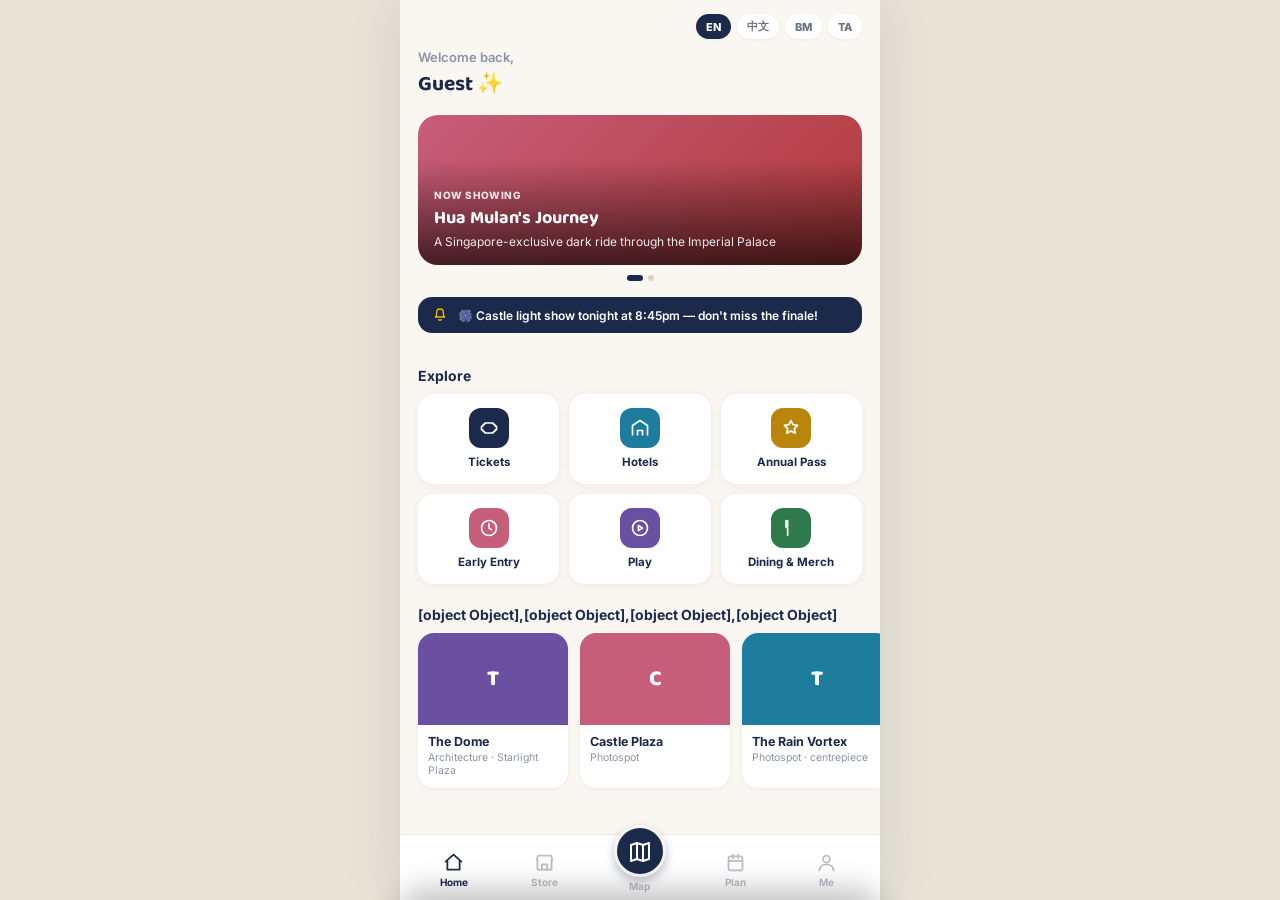
<file: index.html>
<!doctype html>
<html lang="en">
<head>
<meta charset="utf-8">
<meta name="viewport" content="width=device-width, initial-scale=1, viewport-fit=cover">
<title>Disneyland Singapore</title>
<link rel="stylesheet" href="https://fonts.googleapis.com/css2?family=Baloo+2:wght@600;700;800&family=Inter:wght@400;500;600;700&display=swap">
<link rel="stylesheet" href="styles.css">
<style>
  .lang-row{display:flex; gap:6px; padding:14px 18px 0 18px; justify-content:flex-end;}
  .lang-pill{border:none; background:#fff; color:#6B7280; font-size:11px; font-weight:800; padding:5px 10px; border-radius:999px; cursor:pointer; box-shadow:0 1px 3px rgba(27,42,74,0.06);}
  .lang-pill.active{background:var(--navy); color:#fff;}
  .greet{padding:10px 18px 14px 18px;}
  .greet p.hi{margin:0; font-size:13px; color:var(--muted); font-weight:600;}
  .greet h1{margin:2px 0 0 0; font-size:21px; color:var(--navy);}
  .banner-wrap{padding:0 18px 16px 18px;}
  .promo{position:relative; border-radius:20px; overflow:hidden; cursor:pointer; min-height:150px; display:flex; align-items:flex-end; background-size:cover; background-position:center;}
  .promo::after{content:""; position:absolute; inset:0; background:linear-gradient(180deg, rgba(0,0,0,0) 30%, rgba(0,0,0,.65) 100%);}
  .promo .ptxt{position:relative; z-index:1; padding:16px; color:#fff;}
  .promo .ptxt .tag{font-size:10px; font-weight:800; text-transform:uppercase; letter-spacing:.06em; opacity:.85;}
  .promo .ptxt h2{margin:3px 0 2px 0; font-size:18px;}
  .promo .ptxt p{margin:0; font-size:12px; opacity:.9;}
  .promo-dots{display:flex; gap:5px; justify-content:center; margin-top:10px;}
  .pdot{width:6px; height:6px; border-radius:50%; background:#D9D2C2;}
  .pdot.active{background:var(--navy); width:16px; border-radius:3px;}
  .ticker{margin:0 18px 16px 18px; background:#1B2A4A; border-radius:14px; padding:10px 14px; display:flex; align-items:center; gap:10px; overflow:hidden;}
  .ticker .bell{flex-shrink:0;}
  .ticker p{margin:0; font-size:12px; color:#fff; font-weight:600; white-space:nowrap; overflow:hidden; text-overflow:ellipsis;}
  .hl-row{display:flex; gap:12px; padding:0 18px 20px 18px; overflow-x:auto;}
  .hl-card{flex-shrink:0; width:150px; border-radius:16px; overflow:hidden; background:#fff; box-shadow:0 1px 4px rgba(27,42,74,0.06);}
  .hl-card .hlimg{width:100%; height:92px; object-fit:cover; display:block; background:#E9E4D8;}
  .hl-card .hlic{width:100%; height:92px; display:flex; align-items:center; justify-content:center; font-family:'Baloo 2',sans-serif; font-weight:800; font-size:22px; color:#fff;}
  .hl-card .hlt{padding:9px 10px 11px 10px;}
  .hl-card .hlt p.n{margin:0; font-size:12.5px; font-weight:700; color:var(--navy);}
  .hl-card .hlt p.s{margin:2px 0 0 0; font-size:10.5px; color:var(--muted);}
</style>
</head>
<body>
<div class="app-shell">
  <div class="lang-row" id="langRow"></div>
  <div class="greet">
    <p class="hi" id="hiLine">Welcome back,</p>
    <h1 id="nameLine">Guest ✨</h1>
  </div>

  <div class="banner-wrap">
    <div class="promo" id="promo"></div>
    <div class="promo-dots" id="promoDots"></div>
  </div>

  <div class="ticker">
    <svg class="bell" width="16" height="16" viewBox="0 0 24 24" fill="none" stroke="#F2B705" stroke-width="2"><path d="M12 3a5 5 0 00-5 5v3.3c0 .9-.3 1.8-.9 2.5L5 15h14l-1.1-1.2c-.6-.7-.9-1.6-.9-2.5V8a5 5 0 00-5-5z" stroke-linejoin="round"/><path d="M10 18a2 2 0 004 0"/></svg>
    <p id="tickerText"></p>
  </div>

  <p class="section-title" id="exploreTitle">Explore</p>
  <div class="nav-grid" id="iconGrid"></div>

  <p class="section-title" id="hlTitle" style="margin-top:22px;">Highlights</p>
  <div class="hl-row scrollrow" id="hlRow"></div>

  <div id="bottomNavMount"></div>
</div>

<div class="overlay" id="overlay"></div>
<div class="sheet" id="promoSheet">
  <button class="close-x" id="sheetClose">&times;</button>
  <div class="sheet-photo" id="sheetPhoto"></div>
  <div class="sheet-body">
    <div class="badge-row"><span class="badge" id="sheetBadge"></span></div>
    <h2 id="sheetTitle"></h2>
    <p class="desc" id="sheetDesc"></p>
    <button class="btn-primary" style="width:100%; margin-top:8px;" id="sheetCta">Plan my visit</button>
  </div>
</div>

<script src="app.js"></script>
<script>
(function(){
  "use strict";
  var T = {
    en:{ hi:"Welcome back,", explore:"Explore", highlights:"Highlights", ticker:"🎆 Castle light show tonight at 8:45pm — don't miss the finale!",
      grid:["Tickets","Hotels","Annual Pass","Early Entry","Play","Dining & Merch"],
      promos:[
        {tag:"Now Showing", title:"Hua Mulan's Journey", sub:"A Singapore-exclusive dark ride through the Imperial Palace", badge:"Mulan's Imperial Lantern Quarter",
         desc:"Step into Hua Mulan's training grounds and the Emperor's court in this Singapore-only attraction, set within a quarter of lantern-lit courtyards and imperial architecture."},
        {tag:"New Zone", title:"Wayfinder's Passage", sub:"Sail Moana's ocean voyage through Ocean Voyage zone", badge:"Moana's Ocean Voyage",
         desc:"An outrigger-boat water journey inspired by Moana's voyage across the seas — splash-friendly and family favourite, set along the park's waterfront."}
      ],
      highlights:[
        {n:"The Dome", s:"Architecture · Starlight Plaza", tint:"#6B4FA0", img:"detail_dome"},
        {n:"Castle Plaza", s:"Photospot", tint:"#C65D7B", img:"detail_castle"},
        {n:"The Rain Vortex", s:"Photospot · centrepiece", tint:"#1E7D9C", img:"detail_rainvortex"},
        {n:"Garden Approach", s:"Architecture · entrance", tint:"#2F7A4D", img:"detail_approach"}
      ]
    },
    zh:{ hi:"欢迎回来，", explore:"探索", highlights:"精选推荐", ticker:"🎆 今晚8:45城堡灯光秀，别错过精彩结局！",
      grid:["门票","酒店","年票","提早入园","游玩","餐饮与商品"],
      promos:[
        {tag:"现正热映", title:"花木兰之旅", sub:"新加坡限定暗黑乘坐项目，探索皇宫", badge:"花木兰灯笼区",
         desc:"走进花木兰的训练场与皇帝的宫廷——这是新加坡独家体验，坐落于灯笼点缀的庭院与皇家建筑之间。"},
        {tag:"全新区域", title:"引路人之旅", sub:"乘独木舟探索海洋远航区", badge:"海洋远航区",
         desc:"受莫安娜航海故事启发的独木舟水上之旅——老少咸宜，沿着园区海岸线展开。"}
      ],
      highlights:[
        {n:"穹顶建筑", s:"建筑 · 星光广场", tint:"#6B4FA0", img:"detail_dome"},
        {n:"城堡广场", s:"打卡点", tint:"#C65D7B", img:"detail_castle"},
        {n:"雨漩涡", s:"打卡点 · 核心景观", tint:"#1E7D9C", img:"detail_rainvortex"},
        {n:"花园入口", s:"建筑 · 入口处", tint:"#2F7A4D", img:"detail_approach"}
      ]
    },
    ms:{ hi:"Selamat kembali,", explore:"Jelajah", highlights:"Sorotan", ticker:"🎆 Pertunjukan cahaya istana malam ini pukul 8:45pm — jangan lepaskan!",
      grid:["Tiket","Hotel","Pas Tahunan","Masuk Awal","Main","Makan & Barangan"],
      promos:[
        {tag:"Kini Tayang", title:"Perjalanan Hua Mulan", sub:"Perjalanan eksklusif Singapura menerusi Istana Diraja", badge:"Zon Tanglung Mulan",
         desc:"Masuki kawasan latihan Hua Mulan dan istana Maharaja dalam tarikan eksklusif Singapura ini, terletak dalam zon halaman bertanglung dan seni bina diraja."},
        {tag:"Zon Baharu", title:"Laluan Pencari Arah", sub:"Belayar bersama Moana menerusi Zon Pelayaran Lautan", badge:"Zon Pelayaran Lautan Moana",
         desc:"Perjalanan air berperahu diilhamkan oleh pelayaran Moana merentasi lautan — mesra keluarga, di sepanjang tepi air taman."}
      ],
      highlights:[
        {n:"The Dome", s:"Seni Bina · Starlight Plaza", tint:"#6B4FA0", img:"detail_dome"},
        {n:"Castle Plaza", s:"Spot Foto", tint:"#C65D7B", img:"detail_castle"},
        {n:"The Rain Vortex", s:"Spot Foto · tumpuan", tint:"#1E7D9C", img:"detail_rainvortex"},
        {n:"Garden Approach", s:"Seni Bina · pintu masuk", tint:"#2F7A4D", img:"detail_approach"}
      ]
    },
    ta:{ hi:"மீண்டும் வருக,", explore:"ஆராய", highlights:"சிறப்புகள்", ticker:"🎆 இன்றிரவு 8:45 மணிக்கு கோட்டை ஒளி காட்சி — தவறவிடாதீர்கள்!",
      grid:["டிக்கெட்","ஹோட்டல்","வருடாந்திர பாஸ்","முன்கூட்டி நுழைவு","விளையாட்டு","உணவு & பொருட்கள்"],
      promos:[
        {tag:"இப்போது", title:"ஹுவா முலானின் பயணம்", sub:"சிங்கப்பூர் பிரத்யேக சவாரி", badge:"முலான் விளக்கு மண்டலம்",
         desc:"ஹுவா முலானின் பயிற்சி மைதானங்கள் மற்றும் அரசவைக்குள் நுழையுங்கள் — சிங்கப்பூர் மட்டும் சிறப்பு அனுபவம்."},
        {tag:"புதிய மண்டலம்", title:"வழிகாட்டியின் பாதை", sub:"மோஆனாவின் கடல் பயணம்", badge:"மோஆனா கடல் பயண மண்டலம்",
         desc:"மோஆனாவின் கடல் பயணத்தால் ஈர்க்கப்பட்ட படகுச் சவாரி — குடும்பத்திற்கு ஏற்றது."}
      ],
      highlights:[
        {n:"தி டோம்", s:"கட்டிடக்கலை", tint:"#6B4FA0", img:"detail_dome"},
        {n:"கோட்டை சதுக்கம்", s:"புகைப்பட இடம்", tint:"#C65D7B", img:"detail_castle"},
        {n:"ரெய்ன் வோர்டெக்ஸ்", s:"புகைப்பட இடம்", tint:"#1E7D9C", img:"detail_rainvortex"},
        {n:"கார்டன் அப்ரோச்", s:"கட்டிடக்கலை", tint:"#2F7A4D", img:"detail_approach"}
      ]
    }
  };
  var GRID_LINKS = ["tickets.html","hotel.html","annualpass.html","earlyentry.html","play.html","dining.html"];
  var GRID_ICONS = [
    function(){return '<svg width="20" height="20" viewBox="0 0 24 24" fill="none" stroke="#fff" stroke-width="2"><path d="M3 10a2 2 0 002-2 2 2 0 002-2h10a2 2 0 002 2 2 2 0 002 2v4a2 2 0 00-2 2 2 2 0 00-2 2H7a2 2 0 00-2-2 2 2 0 00-2-2v-4z" stroke-linejoin="round"/></svg>';},
    function(){return '<svg width="20" height="20" viewBox="0 0 24 24" fill="none" stroke="#fff" stroke-width="2"><path d="M3 21V9l9-6 9 6v12" stroke-linejoin="round"/><path d="M9 21v-6h6v6" /></svg>';},
    function(){return '<svg width="20" height="20" viewBox="0 0 24 24" fill="none" stroke="#fff" stroke-width="2"><path d="M12 3l2.5 5 5.5.8-4 4 1 5.5L12 15.7 7 18.3l1-5.5-4-4 5.5-.8z" stroke-linejoin="round"/></svg>';},
    function(){return '<svg width="20" height="20" viewBox="0 0 24 24" fill="none" stroke="#fff" stroke-width="2"><circle cx="12" cy="12" r="9"/><path d="M12 7v5l3 2" stroke-linecap="round"/></svg>';},
    function(){return '<svg width="20" height="20" viewBox="0 0 24 24" fill="none" stroke="#fff" stroke-width="2"><circle cx="12" cy="12" r="9"/><path d="M10 9l5 3-5 3z" stroke-linejoin="round"/></svg>';},
    function(){return '<svg width="20" height="20" viewBox="0 0 24 24" fill="none" stroke="#fff" stroke-width="2"><path d="M6 3v7a2 2 0 002 2v9M6 3v7M8 3v7" stroke-linecap="round" stroke-linejoin="round"/></svg>';}
  ];
  var GRID_TINTS = ["#1B2A4A","#1E7D9C","#B9850A","#C65D7B","#6B4FA0","#2F7A4D"];

  var promoIdx = 0, promoTimer;

  function tr(){ return T[DLSG.getLang()] || T.en; }

  function renderLang(){
    var row = document.getElementById("langRow");
    row.innerHTML = "";
    DLSG.LANGS.forEach(function(l){
      var b = document.createElement("button");
      b.className = "lang-pill" + (DLSG.getLang() === l.id ? " active" : "");
      b.textContent = l.label;
      b.addEventListener("click", function(){ DLSG.setLang(l.id); render(); });
      row.appendChild(b);
    });
  }

  function renderPromo(){
    var t = tr();
    var p = t.promos[promoIdx];
    var el = document.getElementById("promo");
    el.style.background = promoIdx === 0 ? "linear-gradient(135deg,#C65D7B,#B23A3A)" : "linear-gradient(135deg,#1E7D9C,#1B2A4A)";
    el.innerHTML = '<div class="ptxt"><div class="tag">' + p.tag + '</div><h2>' + p.title + '</h2><p>' + p.sub + '</p></div>';
    el.onclick = function(){ openSheet(p); };
    var dots = document.getElementById("promoDots");
    dots.innerHTML = "";
    t.promos.forEach(function(_, i){
      var d = document.createElement("div");
      d.className = "pdot" + (i === promoIdx ? " active" : "");
      dots.appendChild(d);
    });
  }

  function openSheet(p){
    document.getElementById("sheetBadge").textContent = p.badge;
    document.getElementById("sheetBadge").style.background = "#C65D7B";
    document.getElementById("sheetPhoto").innerHTML = '<div class="sheet-ic" style="background:linear-gradient(135deg,#C65D7B,#1B2A4A)">' + p.title.slice(0,2) + '</div>';
    document.getElementById("sheetTitle").textContent = p.title;
    document.getElementById("sheetDesc").textContent = p.desc;
    document.getElementById("sheetCta").onclick = function(){ window.location.href = "plan.html"; };
    document.getElementById("overlay").classList.add("show");
    document.getElementById("promoSheet").classList.add("show");
  }
  function closeSheet(){
    document.getElementById("overlay").classList.remove("show");
    document.getElementById("promoSheet").classList.remove("show");
  }

  function renderGrid(){
    var t = tr();
    var grid = document.getElementById("iconGrid");
    grid.innerHTML = "";
    t.grid.forEach(function(label, i){
      var btn = document.createElement("button");
      btn.className = "grid-tile";
      btn.innerHTML = '<div class="ic" style="background:' + GRID_TINTS[i] + '">' + GRID_ICONS[i]() + '</div><span class="lbl">' + label + '</span>';
      btn.addEventListener("click", function(){ window.location.href = GRID_LINKS[i]; });
      grid.appendChild(btn);
    });
  }

  function renderHighlights(){
    var t = tr();
    var row = document.getElementById("hlRow");
    row.innerHTML = "";
    t.highlights.forEach(function(h){
      var card = document.createElement("div");
      card.className = "hl-card";
      card.innerHTML = '<div class="hlic" style="background:' + h.tint + '">' + h.n.slice(0,1) + '</div>' +
        '<div class="hlt"><p class="n">' + h.n + '</p><p class="s">' + h.s + '</p></div>';
      card.addEventListener("click", function(){ window.location.href = "play.html"; });
      row.appendChild(card);
    });
  }

  function render(){
    var t = tr();
    renderLang();
    document.getElementById("hiLine").textContent = t.hi;
    document.getElementById("nameLine").textContent = DLSG.getName() + " ✨";
    document.getElementById("exploreTitle").textContent = t.explore;
    document.getElementById("hlTitle").textContent = t.highlights;
    document.getElementById("tickerText").textContent = t.ticker;
    renderPromo();
    renderGrid();
    renderHighlights();
    document.getElementById("bottomNavMount").innerHTML = "";
    DLSG.renderBottomNav("home");
  }

  document.getElementById("sheetClose").addEventListener("click", closeSheet);
  document.getElementById("overlay").addEventListener("click", closeSheet);

  clearInterval(promoTimer);
  promoTimer = setInterval(function(){ promoIdx = (promoIdx + 1) % tr().promos.length; renderPromo(); }, 5000);

  render();
})();
</script>
</body>
</html>
</file>
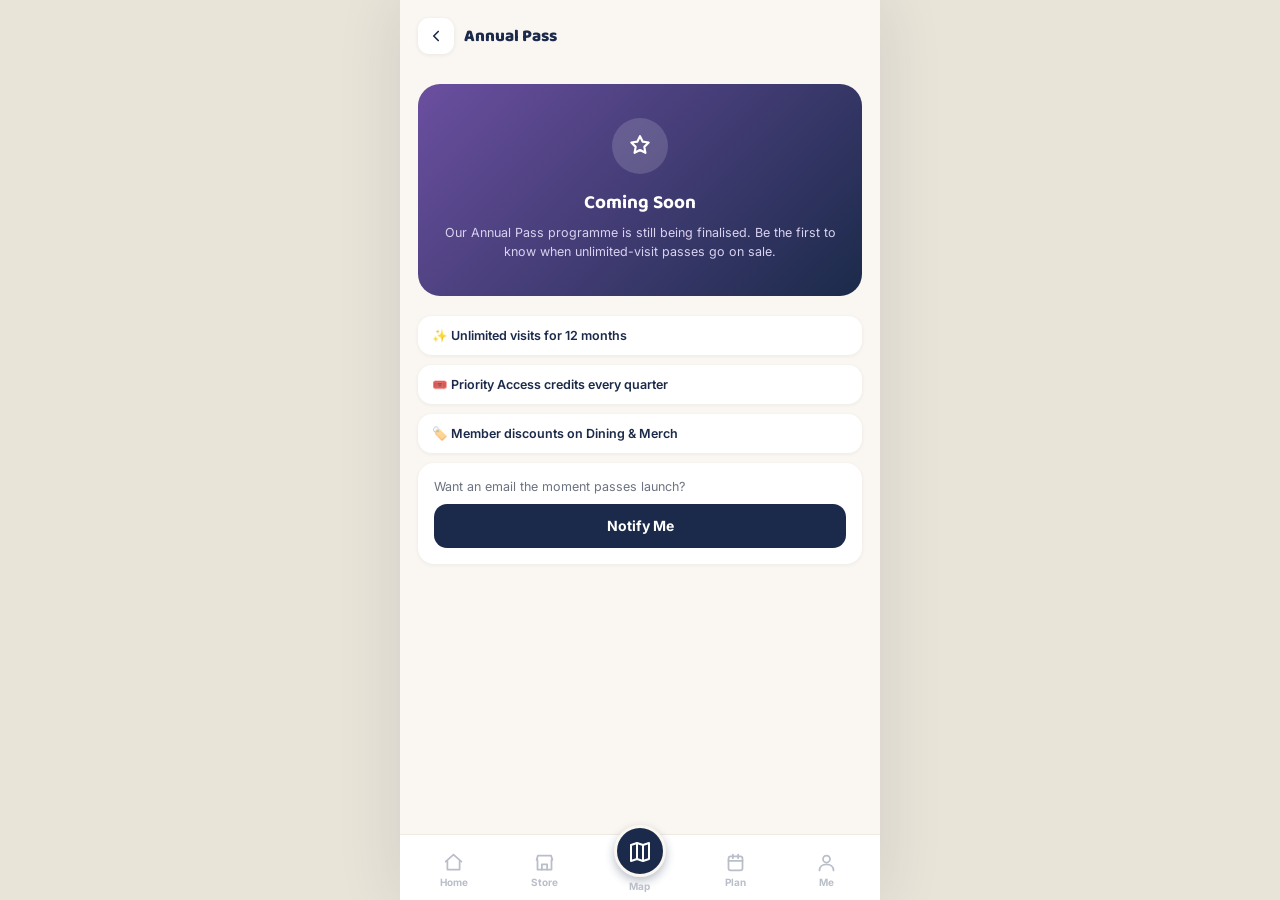
<file: annualpass.html>
<!doctype html>
<html lang="en">
<head>
<meta charset="utf-8">
<meta name="viewport" content="width=device-width, initial-scale=1, viewport-fit=cover">
<title>Annual Pass</title>
<link rel="stylesheet" href="https://fonts.googleapis.com/css2?family=Baloo+2:wght@600;700;800&family=Inter:wght@400;500;600;700&display=swap">
<link rel="stylesheet" href="styles.css">
<style>
  .hero{margin:20px 18px; background:linear-gradient(135deg,#6B4FA0,#1B2A4A); border-radius:22px; padding:34px 22px; text-align:center; color:#fff;}
  .hero .star{width:56px; height:56px; border-radius:50%; background:rgba(255,255,255,.15); display:flex; align-items:center; justify-content:center; margin:0 auto 14px auto;}
  .hero h2{margin:0 0 6px 0; font-size:19px;}
  .hero p{margin:0; font-size:12.5px; color:#D9D2F0; line-height:1.5;}
  .content{padding:0 18px 32px 18px;}
  .perk{display:flex; gap:10px; background:#fff; border-radius:14px; padding:12px 14px; box-shadow:0 1px 4px rgba(27,42,74,0.06); margin-bottom:10px; align-items:center;}
  .perk span{font-size:12.5px; font-weight:600; color:var(--navy);}
  .notify-card{background:#fff; border-radius:16px; padding:16px; box-shadow:0 1px 4px rgba(27,42,74,0.06); margin-top:6px;}
  .notify-card p{margin:0 0 10px 0; font-size:12.5px; color:#6B7280;}
</style>
</head>
<body>
<div class="app-shell">
  <div class="header">
    <a class="back" href="index.html" aria-label="Back to Home">
      <svg width="18" height="18" viewBox="0 0 24 24" fill="none" stroke="#1B2A4A" stroke-width="2.2"><path d="M15 6l-6 6 6 6" stroke-linecap="round" stroke-linejoin="round"/></svg>
    </a>
    <h1>Annual Pass</h1>
  </div>

  <div class="hero">
    <div class="star"><svg width="26" height="26" viewBox="0 0 24 24" fill="none" stroke="#fff" stroke-width="2"><path d="M12 3l2.5 5 5.5.8-4 4 1 5.5L12 15.7 7 18.3l1-5.5-4-4 5.5-.8z" stroke-linejoin="round"/></svg></div>
    <h2>Coming Soon</h2>
    <p>Our Annual Pass programme is still being finalised. Be the first to know when unlimited-visit passes go on sale.</p>
  </div>

  <div class="content">
    <div class="perk"><span>✨ Unlimited visits for 12 months</span></div>
    <div class="perk"><span>🎟️ Priority Access credits every quarter</span></div>
    <div class="perk"><span>🏷️ Member discounts on Dining &amp; Merch</span></div>

    <div class="notify-card">
      <p>Want an email the moment passes launch?</p>
      <button class="btn-primary" style="width:100%;" id="notifyBtn">Notify Me</button>
    </div>
  </div>
  <div id="bottomNavMount"></div>
</div>

<script src="app.js"></script>
<script>
(function(){
  "use strict";
  document.getElementById("notifyBtn").addEventListener("click", function(){
    var b = this;
    DLSG.set("annualNotify", true);
    b.textContent = "You're on the list ✓";
    b.disabled = true;
    DLSG.toast("We'll email you when Annual Passes launch");
  });
  if(DLSG.get("annualNotify", false)){
    document.getElementById("notifyBtn").textContent = "You're on the list ✓";
    document.getElementById("notifyBtn").disabled = true;
  }
  document.getElementById("bottomNavMount").innerHTML = "";
  DLSG.renderBottomNav("");
})();
</script>
</body>
</html>
</file>
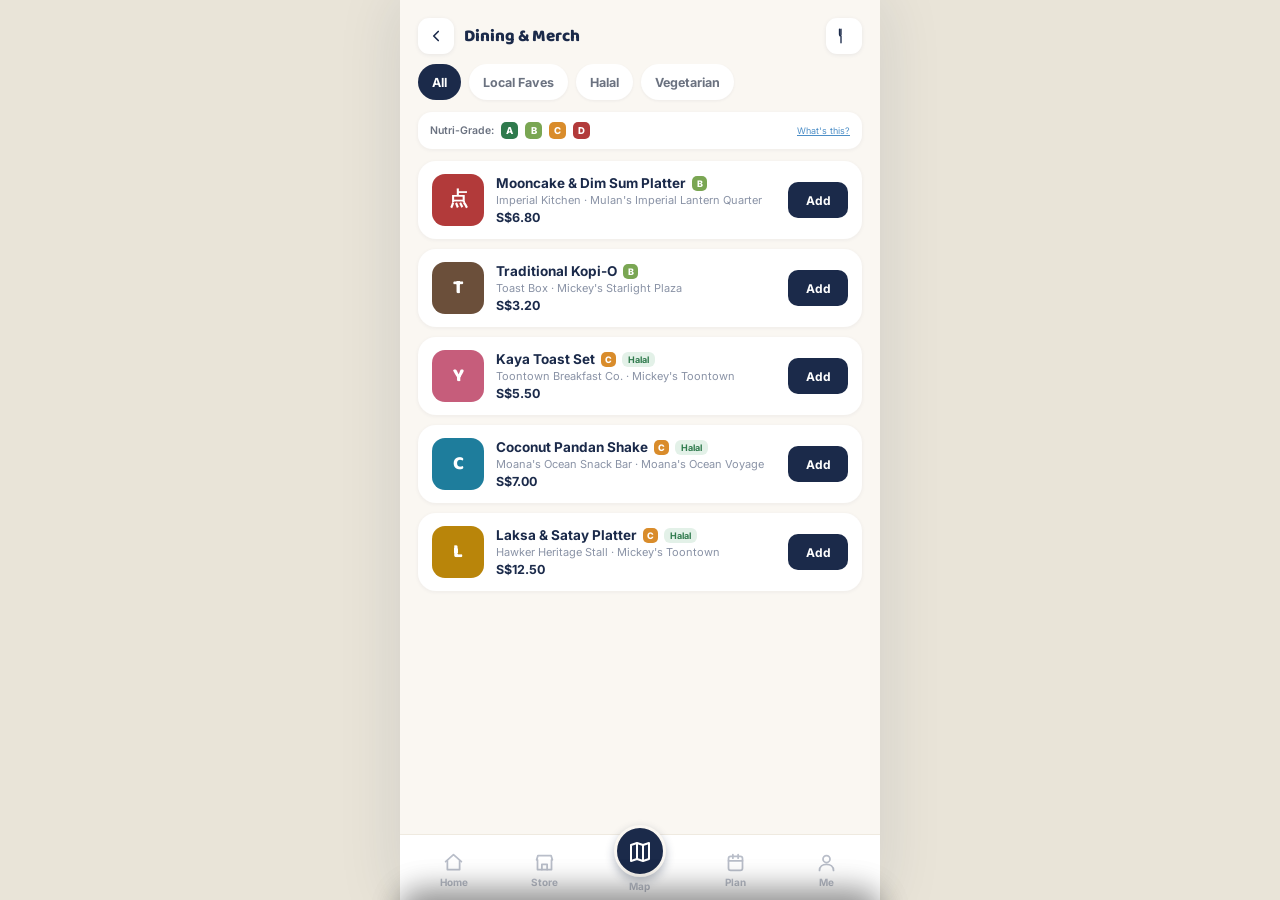
<file: dining.html>
<!doctype html>
<html lang="en">
<head>
<meta charset="utf-8">
<meta name="viewport" content="width=device-width, initial-scale=1, viewport-fit=cover">
<title>Dining &amp; Merch</title>
<link rel="stylesheet" href="https://fonts.googleapis.com/css2?family=Baloo+2:wght@600;700;800&family=Inter:wght@400;500;600;700&display=swap">
<link rel="stylesheet" href="styles.css">
<style>
  .cart-ic{position:relative; width:36px; height:36px; border-radius:11px; background:#fff; display:flex; align-items:center; justify-content:center; box-shadow:0 1px 4px rgba(27,42,74,0.08); cursor:pointer; border:none;}
  .cart-badge{position:absolute; top:-5px; right:-5px; background:#B23A3A; color:#fff; font-size:10px; font-weight:800; border-radius:999px; min-width:17px; height:17px; display:flex; align-items:center; justify-content:center; padding:0 4px;}
  .legend{margin:0 18px 12px 18px; background:#fff; border-radius:14px; padding:10px 12px; display:flex; align-items:center; gap:7px; box-shadow:0 1px 4px rgba(27,42,74,0.06); flex-wrap:wrap;}
  .legend span.lbl{font-size:10.5px; color:#6B7280; font-weight:600;}
  .grade{width:17px; height:17px; border-radius:5px; color:#fff; font-size:9.5px; font-weight:800; display:flex; align-items:center; justify-content:center;}
  .legend .note{font-size:9px; color:#4E8FC7; margin-left:auto; text-decoration:underline; cursor:pointer;}
  .ng-explain{margin:0 18px 12px 18px; background:#E4EAF7; border-radius:12px; padding:10px 12px; font-size:11px; color:#2C4066; line-height:1.5; display:none;}
  .ng-explain.show{display:block;}
  .content{padding:0 18px 100px 18px; display:flex; flex-direction:column; gap:10px;}
  .item-card{background:#fff; border-radius:18px; padding:13px 14px; display:flex; gap:12px; box-shadow:0 1px 4px rgba(27,42,74,0.06); align-items:center;}
  .item-thumb{width:52px; height:52px; border-radius:13px; flex-shrink:0; display:flex; align-items:center; justify-content:center;}
  .item-thumb span{font-size:19px; font-weight:800; color:#fff; font-family:'Baloo 2',sans-serif;}
  .item-mid{flex:1; min-width:0;}
  .item-top{display:flex; align-items:center; gap:6px; flex-wrap:wrap;}
  .item-top p.name{margin:0; font-size:13.5px; font-weight:700; color:var(--navy);}
  .halal{font-size:9px; font-weight:700; color:#2F7A4D; background:#E3F1E8; padding:2px 6px; border-radius:6px;}
  .item-mid p.stall{margin:2px 0 0 0; font-size:11px; color:#8A93A6;}
  .item-mid p.price{margin:3px 0 0 0; font-size:12.5px; font-weight:700; color:var(--navy);}
  .add-btn{min-width:60px; min-height:36px; border-radius:10px; font-size:12px; font-weight:700; border:none; cursor:pointer; padding:0 10px;}
  .cart-item{display:flex; align-items:center; gap:10px; padding:10px 0; border-bottom:1px solid var(--line);}
  .cart-item p.n{margin:0; font-size:13px; font-weight:700; color:var(--navy);}
  .cart-item p.s{margin:1px 0 0 0; font-size:10.5px; color:var(--muted);}
  .qty-ctrl{display:flex; align-items:center; gap:8px;}
  .qty-ctrl button{width:26px; height:26px; border-radius:8px; border:none; background:#E4EAF7; color:var(--navy); font-weight:800; cursor:pointer;}
  .warn-text{font-size:11.5px; color:var(--gold-dark); background:#FDF1D6; padding:10px 12px; border-radius:10px; margin:10px 0;}
  .total-row{display:flex; justify-content:space-between; padding:12px 0; font-size:15px; font-weight:800; color:var(--navy);}
</style>
</head>
<body>
<div class="app-shell">
  <div class="header">
    <a class="back" href="index.html" aria-label="Back to Home">
      <svg width="18" height="18" viewBox="0 0 24 24" fill="none" stroke="#1B2A4A" stroke-width="2.2"><path d="M15 6l-6 6 6 6" stroke-linecap="round" stroke-linejoin="round"/></svg>
    </a>
    <h1>Dining &amp; Merch</h1>
    <button class="cart-ic" id="cartOpen">
      <svg width="18" height="18" viewBox="0 0 24 24" fill="none" stroke="#1B2A4A" stroke-width="1.8"><path d="M6 3v7a2 2 0 002 2v9M6 3v7M8 3v7" stroke-linecap="round" stroke-linejoin="round"/></svg>
      <span class="cart-badge" id="cartBadge"></span>
    </button>
  </div>

  <div class="chips scrollrow" id="filters"></div>

  <div class="legend">
    <span class="lbl">Nutri-Grade:</span>
    <span class="grade" style="background:#2F7A4D;">A</span>
    <span class="grade" style="background:#7AA653;">B</span>
    <span class="grade" style="background:#D98C2B;">C</span>
    <span class="grade" style="background:#B23A3A;">D</span>
    <span class="note" id="ngToggle">What's this?</span>
  </div>
  <div class="ng-explain" id="ngExplain">
    <strong>Nutri-Grade</strong> labels sugar &amp; saturated fat in drinks, from A (healthiest) to D (least healthy) — a Singapore Ministry of Health standard applied to all beverages sold in-park.
    <a href="https://www.healthhub.sg/programmes/nutri-grade" target="_blank" rel="noopener" style="color:#1B2A4A; font-weight:700;">Source: HealthHub.sg</a>
  </div>

  <div class="content" id="items"></div>
  <div id="bottomNavMount"></div>
</div>

<div class="overlay" id="overlay"></div>
<div class="sheet" id="cartSheet">
  <button class="close-x" id="cartClose">&times;</button>
  <div class="sheet-body" style="padding-top:16px;">
    <h2>Your Order</h2>
    <div id="cartList"></div>
    <div class="warn-text" id="multiWarn" hidden>Heads up — your order spans more than one zone. Items will be ready at their own stalls at slightly different times.</div>
    <div class="total-row"><span>Total</span><span id="cartTotal">S$0.00</span></div>
    <button class="btn-primary" style="width:100%;" id="orderBtn">Place Order</button>
  </div>
</div>

<div class="overlay" id="overlay2"></div>
<div class="sheet" id="receiptSheet">
  <button class="close-x" id="receiptClose">&times;</button>
  <div class="sheet-body" style="padding-top:30px; text-align:center;">
    <div style="width:64px; height:64px; border-radius:50%; background:#E3F1E8; display:flex; align-items:center; justify-content:center; margin:0 auto 14px auto;">
      <svg width="30" height="30" viewBox="0 0 24 24" fill="none" stroke="#2F7A4D" stroke-width="2.5"><path d="M5 13l4 4L19 7" stroke-linecap="round" stroke-linejoin="round"/></svg>
    </div>
    <h2 style="text-align:center;">Order received!</h2>
    <p class="desc" style="text-align:center;" id="prepTime">Ready in approximately 12 minutes.</p>
    <button class="btn-primary" style="width:100%; margin-top:10px;" id="receiptDone">View in My Orders</button>
  </div>
</div>

<script src="app.js"></script>
<script>
(function(){
  "use strict";
  var ALL_ITEMS = [
    { id:"f0", name:"Mooncake & Dim Sum Platter", stall:"Imperial Kitchen", zone:"Mulan's Imperial Lantern Quarter", price:6.80, initial:"点", tint:"#B23A3A", grade:"B", gradeColor:"#7AA653", halal:false, category:"local" },
    { id:"f1", name:"Traditional Kopi-O", stall:"Toast Box", zone:"Mickey's Starlight Plaza", price:3.20, initial:"T", tint:"#6B4F3A", grade:"B", gradeColor:"#7AA653", halal:false, category:"local" },
    { id:"f2", name:"Kaya Toast Set", stall:"Toontown Breakfast Co.", zone:"Mickey's Toontown", price:5.50, initial:"Y", tint:"#C65D7B", grade:"C", gradeColor:"#D98C2B", halal:true, category:"halal" },
    { id:"f3", name:"Coconut Pandan Shake", stall:"Moana's Ocean Snack Bar", zone:"Moana's Ocean Voyage", price:7.00, initial:"C", tint:"#1E7D9C", grade:"C", gradeColor:"#D98C2B", halal:true, category:"vegetarian" },
    { id:"f4", name:"Laksa & Satay Platter", stall:"Hawker Heritage Stall", zone:"Mickey's Toontown", price:12.50, initial:"L", tint:"#B9850A", grade:"C", gradeColor:"#D98C2B", halal:true, category:"halal" }
  ];
  var FILTERS = [
    { id:"all", label:"All" }, { id:"local", label:"Local Faves" },
    { id:"halal", label:"Halal" }, { id:"vegetarian", label:"Vegetarian" }
  ];
  var state = { filter:"all" };

  function cart(){ return DLSG.getCart(); }

  function renderFilters(){
    var wrap = document.getElementById("filters");
    wrap.innerHTML = "";
    FILTERS.forEach(function(f){
      var b = document.createElement("button");
      b.className = "chip" + (state.filter === f.id ? " active" : "");
      b.textContent = f.label;
      b.addEventListener("click", function(){ state.filter = f.id; render(); });
      wrap.appendChild(b);
    });
  }

  function renderItems(){
    var wrap = document.getElementById("items");
    wrap.innerHTML = "";
    var c = cart();
    ALL_ITEMS.filter(function(i){ return state.filter === "all" || i.category === state.filter; }).forEach(function(i){
      var qty = (c[i.id] && c[i.id].qty) || 0;
      var card = document.createElement("div");
      card.className = "item-card";
      card.innerHTML =
        '<div class="item-thumb" style="background:' + i.tint + '"><span>' + i.initial + '</span></div>' +
        '<div class="item-mid">' +
          '<div class="item-top"><p class="name">' + i.name + '</p>' +
          '<span class="grade" style="width:15px;height:15px;font-size:9px;background:' + i.gradeColor + '">' + i.grade + '</span>' +
          (i.halal ? '<span class="halal">Halal</span>' : '') + '</div>' +
          '<p class="stall">' + i.stall + ' · ' + i.zone + '</p>' +
          '<p class="price">S$' + i.price.toFixed(2) + '</p>' +
        '</div>' +
        '<button type="button" class="add-btn" style="background:' + (qty ? '#E3F1E8' : '#1B2A4A') + '; color:' + (qty ? '#2F7A4D' : '#fff') + ';">' + (qty ? ('In cart · ' + qty) : 'Add') + '</button>';
      card.querySelector(".add-btn").addEventListener("click", function(){
        var cc = cart();
        cc[i.id] = { name:i.name, zone:i.zone, price:i.price, qty: ((cc[i.id] && cc[i.id].qty) || 0) + 1 };
        DLSG.setCart(cc);
        render();
      });
      wrap.appendChild(card);
    });
    document.getElementById("cartBadge").textContent = DLSG.cartCount();
    document.getElementById("cartBadge").style.display = DLSG.cartCount() > 0 ? "flex" : "none";
  }

  function render(){ renderFilters(); renderItems(); }

  document.getElementById("ngToggle").addEventListener("click", function(){
    document.getElementById("ngExplain").classList.toggle("show");
  });

  function openCart(){
    var c = cart();
    var list = document.getElementById("cartList");
    list.innerHTML = "";
    var total = 0, zones = {};
    Object.keys(c).forEach(function(k){
      var it = c[k]; total += it.price * it.qty; zones[it.zone] = true;
      var row = document.createElement("div");
      row.className = "cart-item";
      row.innerHTML =
        '<div style="flex:1;"><p class="n">' + it.name + '</p><p class="s">' + it.zone + ' · S$' + it.price.toFixed(2) + '</p></div>' +
        '<div class="qty-ctrl"><button data-d="-1">−</button><span>' + it.qty + '</span><button data-d="1">+</button></div>';
      row.querySelectorAll("button").forEach(function(btn){
        btn.addEventListener("click", function(){
          var cc = cart();
          cc[k].qty += parseInt(btn.getAttribute("data-d"), 10);
          if(cc[k].qty <= 0) delete cc[k];
          DLSG.setCart(cc);
          render(); openCart();
        });
      });
      list.appendChild(row);
    });
    document.getElementById("multiWarn").hidden = Object.keys(zones).length <= 1;
    document.getElementById("cartTotal").textContent = "S$" + total.toFixed(2);
    document.getElementById("overlay").classList.add("show");
    document.getElementById("cartSheet").classList.add("show");
  }
  function closeCart(){ document.getElementById("overlay").classList.remove("show"); document.getElementById("cartSheet").classList.remove("show"); }

  document.getElementById("cartOpen").addEventListener("click", openCart);
  document.getElementById("cartClose").addEventListener("click", closeCart);
  document.getElementById("overlay").addEventListener("click", closeCart);

  document.getElementById("orderBtn").addEventListener("click", function(){
    var c = cart();
    if(Object.keys(c).length === 0){ DLSG.toast("Your cart is empty"); return; }
    var items = Object.keys(c).map(function(k){ return c[k]; });
    var total = items.reduce(function(s,i){ return s + i.price * i.qty; }, 0);
    DLSG.addOrder({ items:items, total:"S$" + total.toFixed(2), status:"Preparing" });
    DLSG.setCart({});
    closeCart();
    document.getElementById("prepTime").textContent = "Ready in approximately " + (8 + items.length * 3) + " minutes.";
    document.getElementById("overlay2").classList.add("show");
    document.getElementById("receiptSheet").classList.add("show");
    render();
  });
  document.getElementById("receiptClose").addEventListener("click", function(){
    document.getElementById("overlay2").classList.remove("show"); document.getElementById("receiptSheet").classList.remove("show");
  });
  document.getElementById("overlay2").addEventListener("click", function(){
    document.getElementById("overlay2").classList.remove("show"); document.getElementById("receiptSheet").classList.remove("show");
  });
  document.getElementById("receiptDone").addEventListener("click", function(){ window.location.href = "me.html"; });

  render();
  document.getElementById("bottomNavMount").innerHTML = "";
  DLSG.renderBottomNav("");
})();
</script>
</body>
</html>
</file>
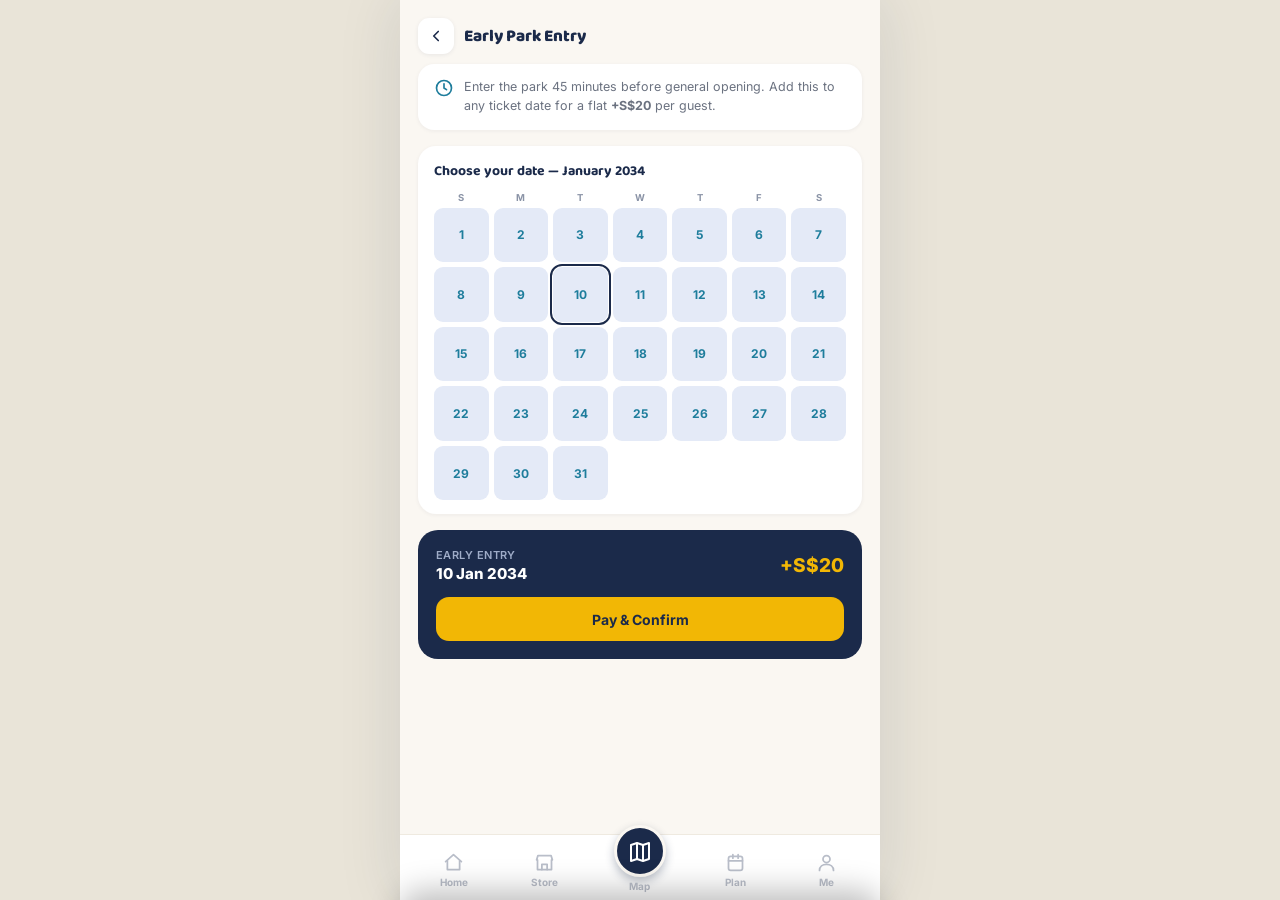
<file: earlyentry.html>
<!doctype html>
<html lang="en">
<head>
<meta charset="utf-8">
<meta name="viewport" content="width=device-width, initial-scale=1, viewport-fit=cover">
<title>Early Park Entry</title>
<link rel="stylesheet" href="https://fonts.googleapis.com/css2?family=Baloo+2:wght@600;700;800&family=Inter:wght@400;500;600;700&display=swap">
<link rel="stylesheet" href="styles.css">
<style>
  .content{padding:0 18px 32px 18px;}
  .intro{background:#fff; border-radius:16px; padding:14px 16px; box-shadow:0 1px 4px rgba(27,42,74,0.06); margin-bottom:16px; display:flex; gap:10px; align-items:flex-start;}
  .intro p{margin:0; font-size:12.5px; color:#6B7280; line-height:1.5;}
  .cal-card{background:#fff; border-radius:18px; padding:14px 16px; margin-bottom:16px; box-shadow:0 1px 4px rgba(27,42,74,0.06);}
  .cal-head h3{margin:0 0 10px 0; font-size:14px;}
  .cal-grid{display:grid; grid-template-columns:repeat(7,1fr); gap:5px;}
  .cal-dow{font-size:9.5px; color:var(--muted); text-align:center; font-weight:700;}
  .cal-day{aspect-ratio:1; border:none; border-radius:9px; font-size:12px; font-weight:700; cursor:pointer; display:flex; align-items:center; justify-content:center; background:#E4EAF7; color:#1E7D9C;}
  .cal-day.sel{outline:2.5px solid var(--navy); outline-offset:1px;}
  .qr-card{background:var(--navy); border-radius:20px; padding:18px; color:#fff;}
  .qr-top{display:flex; align-items:center; justify-content:space-between; margin-bottom:14px;}
  .qr-top p.lbl{margin:0; font-size:11px; color:#9FACC8; font-weight:600; text-transform:uppercase; letter-spacing:0.04em;}
  .qr-top p.name{margin:2px 0 0 0; font-size:15px; font-weight:800;}
  .qr-top p.price{margin:0; font-size:19px; font-weight:800; color:var(--gold);}
</style>
</head>
<body>
<div class="app-shell">
  <div class="header">
    <a class="back" href="index.html" aria-label="Back to Home">
      <svg width="18" height="18" viewBox="0 0 24 24" fill="none" stroke="#1B2A4A" stroke-width="2.2"><path d="M15 6l-6 6 6 6" stroke-linecap="round" stroke-linejoin="round"/></svg>
    </a>
    <h1>Early Park Entry</h1>
  </div>

  <div class="content">
    <div class="intro">
      <svg width="20" height="20" viewBox="0 0 24 24" fill="none" stroke="#1E7D9C" stroke-width="2" style="flex-shrink:0;"><circle cx="12" cy="12" r="9"/><path d="M12 7v5l3 2" stroke-linecap="round"/></svg>
      <p>Enter the park 45 minutes before general opening. Add this to any ticket date for a flat <strong>+S$20</strong> per guest.</p>
    </div>

    <div class="cal-card">
      <div class="cal-head"><h3>Choose your date — January 2034</h3></div>
      <div class="cal-grid" id="calGrid"></div>
    </div>

    <div class="qr-card">
      <div class="qr-top">
        <div><p class="lbl">Early Entry</p><p class="name" id="selDate">10 Jan 2034</p></div>
        <p class="price" id="selPrice">+S$20</p>
      </div>
      <button class="btn-primary" style="width:100%; background:var(--gold); color:#1B2A4A;" id="payBtn">Pay &amp; Confirm</button>
    </div>
  </div>
  <div id="bottomNavMount"></div>
</div>

<div class="overlay" id="overlay"></div>
<div class="sheet" id="confirmSheet">
  <button class="close-x" id="sheetClose">&times;</button>
  <div class="sheet-body" style="padding-top:30px; text-align:center;">
    <div style="width:64px; height:64px; border-radius:50%; background:#E3F1E8; display:flex; align-items:center; justify-content:center; margin:0 auto 14px auto;">
      <svg width="30" height="30" viewBox="0 0 24 24" fill="none" stroke="#2F7A4D" stroke-width="2.5"><path d="M5 13l4 4L19 7" stroke-linecap="round" stroke-linejoin="round"/></svg>
    </div>
    <h2 style="text-align:center;">Paid!</h2>
    <p class="desc" style="text-align:center;">Disney can't wait to see you then!</p>
    <button class="btn-primary" style="width:100%; margin-top:10px;" id="confirmDone">Done</button>
  </div>
</div>

<script src="app.js"></script>
<script>
(function(){
  "use strict";
  var selDate = 10;
  function renderCal(){
    var grid = document.getElementById("calGrid");
    grid.innerHTML = "";
    ["S","M","T","W","T","F","S"].forEach(function(d){
      var el = document.createElement("div"); el.className = "cal-dow"; el.textContent = d; grid.appendChild(el);
    });
    for(var day=1; day<=31; day++){
      var btn = document.createElement("button");
      btn.type = "button";
      btn.className = "cal-day" + (day === selDate ? " sel" : "");
      btn.textContent = day;
      btn.addEventListener("click", function(d){ return function(){ selDate = d; render(); }; }(day));
      grid.appendChild(btn);
    }
  }
  function render(){
    renderCal();
    document.getElementById("selDate").textContent = selDate + " Jan 2034";
  }
  document.getElementById("payBtn").addEventListener("click", function(){
    DLSG.addTicket({ name:"Early Park Entry", date:selDate + " Jan 2034", price:"+S$20", method:"—" });
    document.getElementById("overlay").classList.add("show");
    document.getElementById("confirmSheet").classList.add("show");
  });
  function close(){ document.getElementById("overlay").classList.remove("show"); document.getElementById("confirmSheet").classList.remove("show"); }
  document.getElementById("sheetClose").addEventListener("click", close);
  document.getElementById("overlay").addEventListener("click", close);
  document.getElementById("confirmDone").addEventListener("click", function(){ close(); window.location.href = "me.html"; });
  render();
  document.getElementById("bottomNavMount").innerHTML = "";
  DLSG.renderBottomNav("");
})();
</script>
</body>
</html>
</file>
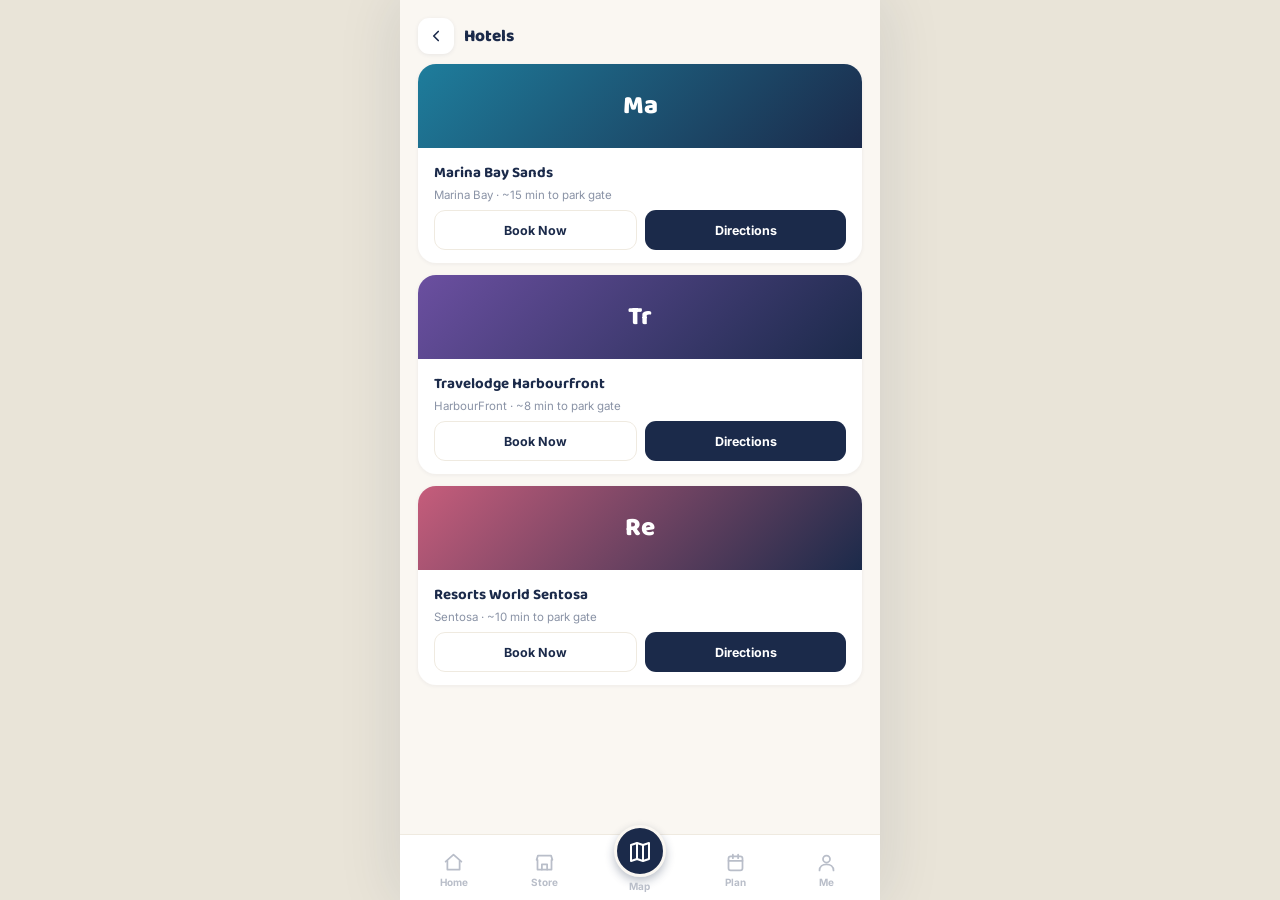
<file: hotel.html>
<!doctype html>
<html lang="en">
<head>
<meta charset="utf-8">
<meta name="viewport" content="width=device-width, initial-scale=1, viewport-fit=cover">
<title>Hotels</title>
<link rel="stylesheet" href="https://fonts.googleapis.com/css2?family=Baloo+2:wght@600;700;800&family=Inter:wght@400;500;600;700&display=swap">
<link rel="stylesheet" href="styles.css">
<style>
  .content{padding:0 18px 32px 18px; display:flex; flex-direction:column; gap:12px;}
  .hotel-card{background:#fff; border-radius:18px; overflow:hidden; box-shadow:0 1px 4px rgba(27,42,74,0.06);}
  .hotel-top{height:84px; display:flex; align-items:center; justify-content:center; font-family:'Baloo 2',sans-serif; font-weight:800; font-size:26px; color:#fff;}
  .hotel-body{padding:13px 16px;}
  .hotel-body h3{margin:0 0 3px 0; font-size:15px; color:var(--navy);}
  .hotel-body p.dist{margin:0 0 8px 0; font-size:11.5px; color:var(--muted);}
  .hotel-row{display:flex; gap:8px;}
  .hotel-row a, .hotel-row button{flex:1; text-align:center; font-size:12.5px; font-weight:700; border-radius:11px; padding:10px; min-height:40px; display:flex; align-items:center; justify-content:center; cursor:pointer;}
</style>
</head>
<body>
<div class="app-shell">
  <div class="header">
    <a class="back" href="index.html" aria-label="Back to Home">
      <svg width="18" height="18" viewBox="0 0 24 24" fill="none" stroke="#1B2A4A" stroke-width="2.2"><path d="M15 6l-6 6 6 6" stroke-linecap="round" stroke-linejoin="round"/></svg>
    </a>
    <h1>Hotels</h1>
  </div>
  <div class="content" id="hotels"></div>
  <div id="bottomNavMount"></div>
</div>

<script src="app.js"></script>
<script>
(function(){
  "use strict";
  var HOTELS = [
    { name:"Marina Bay Sands", area:"Marina Bay · ~15 min to park gate", tint:"linear-gradient(135deg,#1E7D9C,#1B2A4A)", site:"https://www.marinabaysands.com/hotel.html" },
    { name:"Travelodge Harbourfront", area:"HarbourFront · ~8 min to park gate", tint:"linear-gradient(135deg,#6B4FA0,#1B2A4A)", site:"https://www.travelodge.com.sg/" },
    { name:"Resorts World Sentosa", area:"Sentosa · ~10 min to park gate", tint:"linear-gradient(135deg,#C65D7B,#1B2A4A)", site:"https://www.rwsentosa.com/en/hotels" }
  ];
  var wrap = document.getElementById("hotels");
  HOTELS.forEach(function(h){
    var card = document.createElement("div");
    card.className = "hotel-card";
    var mapsUrl = "https://www.google.com/maps/dir/?api=1&destination=" + encodeURIComponent(h.name) + "&destination_place_id=&travelmode=driving&dir_action=navigate" +
      "&destination=" + encodeURIComponent("Pulau Brani, Singapore");
    card.innerHTML =
      '<div class="hotel-top" style="background:' + h.tint + '">' + h.name.slice(0,2) + '</div>' +
      '<div class="hotel-body"><h3>' + h.name + '</h3><p class="dist">' + h.area + '</p>' +
      '<div class="hotel-row">' +
        '<a href="' + h.site + '" target="_blank" rel="noopener" class="btn-outline">Book Now</a>' +
        '<a href="https://www.google.com/maps/search/?api=1&query=' + encodeURIComponent(h.name + " Singapore") + '" target="_blank" rel="noopener" class="btn-primary" style="text-decoration:none;">Directions</a>' +
      '</div></div>';
    wrap.appendChild(card);
  });
  document.getElementById("bottomNavMount").innerHTML = "";
  DLSG.renderBottomNav("");
})();
</script>
</body>
</html>
</file>
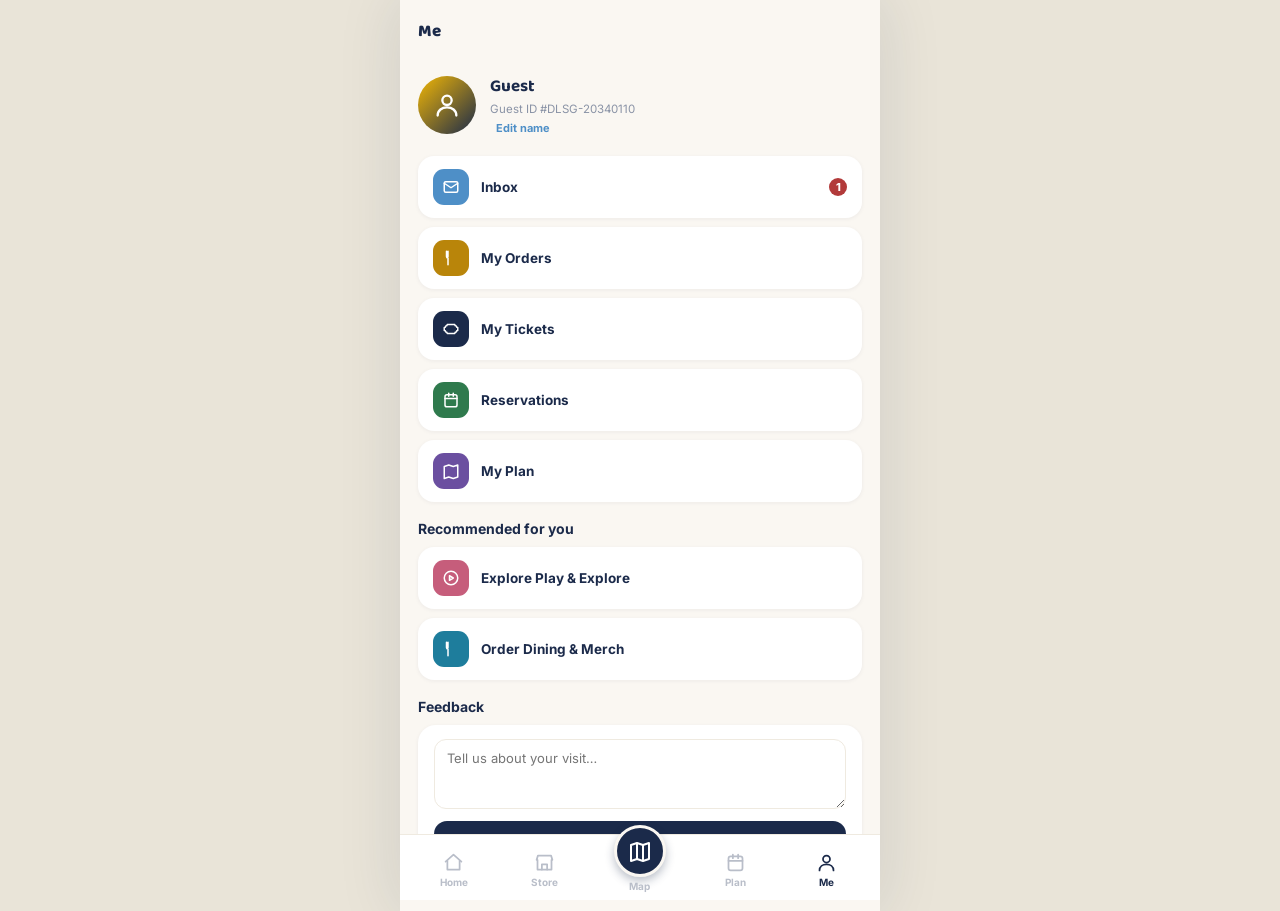
<file: me.html>
<!doctype html>
<html lang="en">
<head>
<meta charset="utf-8">
<meta name="viewport" content="width=device-width, initial-scale=1, viewport-fit=cover">
<title>My Profile</title>
<link rel="stylesheet" href="https://fonts.googleapis.com/css2?family=Baloo+2:wght@600;700;800&family=Inter:wght@400;500;600;700&display=swap">
<link rel="stylesheet" href="styles.css">
<style>
  .profile-head{display:flex; align-items:center; gap:14px; padding:18px 18px 20px 18px;}
  .avatar{width:58px; height:58px; border-radius:50%; background:linear-gradient(135deg,#F2B705,#1B2A4A); display:flex; align-items:center; justify-content:center; flex-shrink:0;}
  .profile-head h2{margin:0; font-size:17px;}
  .profile-head p{margin:2px 0 0 0; font-size:11.5px; color:var(--muted);}
  .edit-name{border:none; background:none; color:#4E8FC7; font-size:11px; font-weight:700; cursor:pointer; margin-top:4px;}
  .content{padding:0 18px 32px 18px;}
  .m-row{display:flex; align-items:center; gap:12px; background:#fff; border-radius:16px; padding:13px 15px; box-shadow:0 1px 4px rgba(27,42,74,0.06); margin-bottom:9px; cursor:pointer;}
  .m-row .ic{width:36px; height:36px; border-radius:11px; flex-shrink:0; display:flex; align-items:center; justify-content:center;}
  .m-row p{margin:0; font-size:13.5px; font-weight:700; color:var(--navy); flex:1;}
  .m-row .count{font-size:11px; font-weight:800; color:#fff; background:#B23A3A; border-radius:999px; min-width:18px; height:18px; display:flex; align-items:center; justify-content:center; padding:0 5px;}
  .sub-list{display:none; padding:0 4px 4px 4px;}
  .sub-list.show{display:block;}
  .sub-item{background:#F7F4EC; border-radius:12px; padding:10px 12px; margin-bottom:7px; font-size:12px; color:#2C3345;}
  .sub-item p.t{margin:0; font-weight:700; color:var(--navy); font-size:12.5px;}
  .sub-item p.s{margin:2px 0 0 0; color:var(--muted); font-size:11px;}
  .empty{font-size:11.5px; color:var(--muted); padding:8px 4px;}
  .feedback-box textarea{width:100%; border:1.5px solid var(--line); border-radius:12px; padding:10px 12px; font-size:13px; font-family:inherit; resize:vertical; min-height:70px; margin-bottom:8px;}
</style>
</head>
<body>
<div class="app-shell">
  <div class="header"><h1>Me</h1></div>
  <div class="profile-head">
    <div class="avatar"><svg width="28" height="28" viewBox="0 0 24 24" fill="none" stroke="#fff" stroke-width="2"><circle cx="12" cy="8" r="4"/><path d="M4 21c0-4.4 3.6-7 8-7s8 2.6 8 7" stroke-linecap="round"/></svg></div>
    <div>
      <h2 id="nameLabel">Guest</h2>
      <p>Guest ID #DLSG-20340110</p>
      <button class="edit-name" id="editName">Edit name</button>
    </div>
  </div>

  <div class="content">
    <div class="m-row" id="rowInbox"><div class="ic" style="background:#4E8FC7"><svg width="18" height="18" viewBox="0 0 24 24" fill="none" stroke="#fff" stroke-width="2"><path d="M3 7l9 6 9-6" stroke-linecap="round" stroke-linejoin="round"/><rect x="3" y="5" width="18" height="14" rx="2"/></svg></div><p>Inbox</p><span class="count" id="inboxCount">1</span></div>
    <div class="sub-list" id="subInbox"></div>

    <div class="m-row" id="rowOrders"><div class="ic" style="background:#B9850A"><svg width="18" height="18" viewBox="0 0 24 24" fill="none" stroke="#fff" stroke-width="2"><path d="M6 3v7a2 2 0 002 2v9M6 3v7M8 3v7" stroke-linecap="round" stroke-linejoin="round"/></svg></div><p>My Orders</p><span class="count" id="ordersCount"></span></div>
    <div class="sub-list" id="subOrders"></div>

    <div class="m-row" id="rowTickets"><div class="ic" style="background:#1B2A4A"><svg width="18" height="18" viewBox="0 0 24 24" fill="none" stroke="#fff" stroke-width="2"><path d="M3 10a2 2 0 002-2 2 2 0 002-2h10a2 2 0 002 2 2 2 0 002 2v4a2 2 0 00-2 2 2 2 0 00-2 2H7a2 2 0 00-2-2 2 2 0 00-2-2v-4z" stroke-linejoin="round"/></svg></div><p>My Tickets</p><span class="count" id="ticketsCount"></span></div>
    <div class="sub-list" id="subTickets"></div>

    <div class="m-row" id="rowRes"><div class="ic" style="background:#2F7A4D"><svg width="18" height="18" viewBox="0 0 24 24" fill="none" stroke="#fff" stroke-width="2"><rect x="4" y="5" width="16" height="16" rx="2.5"/><path d="M4 10h16M9 3v4M15 3v4" stroke-linecap="round"/></svg></div><p>Reservations</p><span class="count" id="resCount"></span></div>
    <div class="sub-list" id="subRes"></div>

    <div class="m-row" id="rowPlan"><div class="ic" style="background:#6B4FA0"><svg width="18" height="18" viewBox="0 0 24 24" fill="none" stroke="#fff" stroke-width="2"><path d="M9 20l-6 2V6l6-2 6 2 6-2v16l-6 2-6-2z" stroke-linejoin="round"/></svg></div><p>My Plan</p></div>
    <div class="sub-list" id="subPlan"></div>

    <p class="section-title" style="margin-left:0; margin-right:0;">Recommended for you</p>
    <div class="m-row" onclick="window.location.href='play.html'"><div class="ic" style="background:#C65D7B"><svg width="18" height="18" viewBox="0 0 24 24" fill="none" stroke="#fff" stroke-width="2"><circle cx="12" cy="12" r="9"/><path d="M10 9l5 3-5 3z" stroke-linejoin="round"/></svg></div><p>Explore Play &amp; Explore</p></div>
    <div class="m-row" onclick="window.location.href='dining.html'"><div class="ic" style="background:#1E7D9C"><svg width="18" height="18" viewBox="0 0 24 24" fill="none" stroke="#fff" stroke-width="2"><path d="M6 3v7a2 2 0 002 2v9M6 3v7M8 3v7" stroke-linecap="round" stroke-linejoin="round"/></svg></div><p>Order Dining &amp; Merch</p></div>

    <p class="section-title" style="margin-left:0; margin-right:0;">Feedback</p>
    <div class="card feedback-box">
      <textarea id="fbText" placeholder="Tell us about your visit…"></textarea>
      <button class="btn-primary" style="width:100%;" id="fbSend">Send Feedback</button>
    </div>
  </div>
  <div id="bottomNavMount"></div>
</div>

<script src="app.js"></script>
<script>
(function(){
  "use strict";

  function toggle(rowId, subId, renderFn){
    var row = document.getElementById(rowId), sub = document.getElementById(subId);
    row.addEventListener("click", function(){
      var showing = sub.classList.contains("show");
      document.querySelectorAll(".sub-list").forEach(function(s){ s.classList.remove("show"); });
      if(!showing){ renderFn(); sub.classList.add("show"); }
    });
  }

  function renderInbox(){
    document.getElementById("subInbox").innerHTML =
      '<div class="sub-item"><p class="t">🎆 Tonight\'s castle light show moved to 8:45pm</p><p class="s">Just now</p></div>';
  }
  function renderOrders(){
    var orders = DLSG.getOrders();
    var el = document.getElementById("subOrders");
    document.getElementById("ordersCount").textContent = orders.length || "";
    document.getElementById("ordersCount").style.display = orders.length ? "flex" : "none";
    el.innerHTML = orders.length ? "" : '<p class="empty">No orders yet — try Dining &amp; Merch.</p>';
    orders.forEach(function(o){
      var names = o.items.map(function(i){ return i.name + " ×" + i.qty; }).join(", ");
      el.innerHTML += '<div class="sub-item"><p class="t">' + names + '</p><p class="s">' + o.status + ' · ' + o.total + '</p></div>';
    });
  }
  function renderTickets(){
    var t = DLSG.getTickets();
    var el = document.getElementById("subTickets");
    document.getElementById("ticketsCount").textContent = t.length || "";
    document.getElementById("ticketsCount").style.display = t.length ? "flex" : "none";
    el.innerHTML = t.length ? "" : '<p class="empty">No tickets yet.</p>';
    t.forEach(function(x){
      el.innerHTML += '<div class="sub-item"><p class="t">' + x.name + '</p><p class="s">' + x.date + ' · ' + x.price + '</p></div>';
    });
  }
  function renderRes(){
    var r = DLSG.getReservations();
    var el = document.getElementById("subRes");
    document.getElementById("resCount").textContent = r.length || "";
    document.getElementById("resCount").style.display = r.length ? "flex" : "none";
    el.innerHTML = r.length ? "" : '<p class="empty">No reservations yet.</p>';
    r.forEach(function(x){
      el.innerHTML += '<div class="sub-item"><p class="t">' + x.name + '</p><p class="s">Party of ' + x.party + ' · deposit ' + x.deposit + '</p></div>';
    });
  }
  function renderPlan(){
    var p = DLSG.getPlan();
    var el = document.getElementById("subPlan");
    el.innerHTML = p
      ? '<div class="sub-item"><p class="t">Route: ' + p.route.join(" → ") + '</p><p class="s">From ' + p.hotel + '</p></div>' +
        '<a href="plan.html" style="display:block; text-align:center; font-size:12px; font-weight:700; color:#1B2A4A; margin-top:6px;">Edit my plan →</a>'
      : '<p class="empty">No plan yet. <a href="plan.html">Build one →</a></p>';
  }

  toggle("rowInbox","subInbox",renderInbox);
  toggle("rowOrders","subOrders",renderOrders);
  toggle("rowTickets","subTickets",renderTickets);
  toggle("rowRes","subRes",renderRes);
  toggle("rowPlan","subPlan",renderPlan);

  document.getElementById("nameLabel").textContent = DLSG.getName();
  document.getElementById("editName").addEventListener("click", function(){
    var n = prompt("Your name?", DLSG.getName());
    if(n){ DLSG.setName(n); document.getElementById("nameLabel").textContent = n; }
  });

  document.getElementById("fbSend").addEventListener("click", function(){
    var txt = document.getElementById("fbText").value.trim();
    if(!txt){ DLSG.toast("Write a quick note first"); return; }
    DLSG.addFeedback({ text:txt });
    document.getElementById("fbText").value = "";
    DLSG.toast("Thanks for your feedback!");
  });

  // set initial badge counts without opening
  document.getElementById("ordersCount").textContent = DLSG.getOrders().length || "";
  document.getElementById("ordersCount").style.display = DLSG.getOrders().length ? "flex" : "none";
  document.getElementById("ticketsCount").textContent = DLSG.getTickets().length || "";
  document.getElementById("ticketsCount").style.display = DLSG.getTickets().length ? "flex" : "none";
  document.getElementById("resCount").textContent = DLSG.getReservations().length || "";
  document.getElementById("resCount").style.display = DLSG.getReservations().length ? "flex" : "none";

  document.getElementById("bottomNavMount").innerHTML = "";
  DLSG.renderBottomNav("me");
})();
</script>
</body>
</html>
</file>
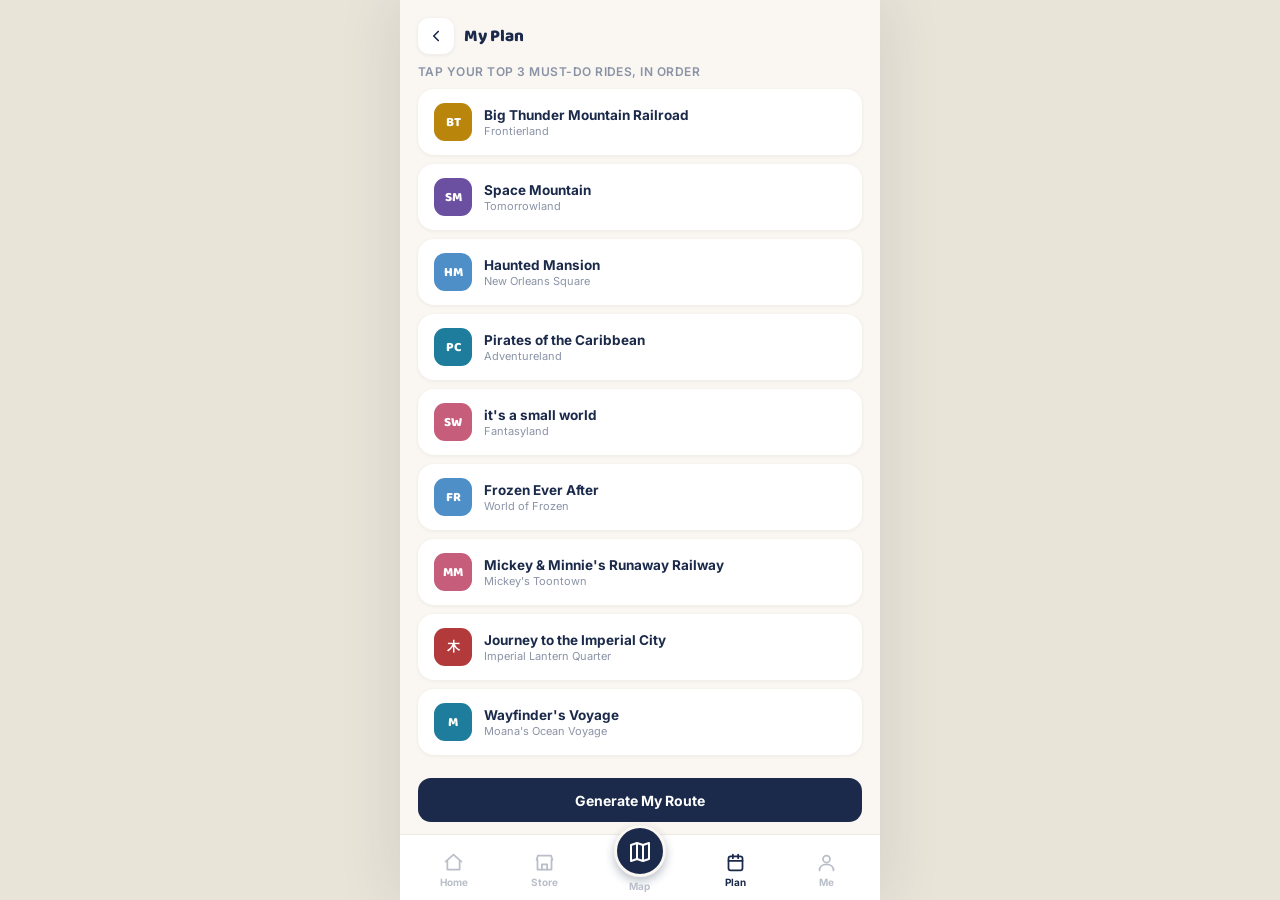
<file: plan.html>
<!doctype html>
<html lang="en">
<head>
<meta charset="utf-8">
<meta name="viewport" content="width=device-width, initial-scale=1, viewport-fit=cover">
<title>My Plan</title>
<link rel="stylesheet" href="https://fonts.googleapis.com/css2?family=Baloo+2:wght@600;700;800&family=Inter:wght@400;500;600;700&display=swap">
<link rel="stylesheet" href="styles.css">
<style>
  .content{padding:0 18px 32px 18px;}
  .pick-card{display:flex; align-items:center; gap:12px; background:#fff; border-radius:16px; padding:12px 14px; box-shadow:0 1px 4px rgba(27,42,74,0.06); margin-bottom:9px; cursor:pointer; border:2px solid transparent;}
  .pick-card.on{border-color:var(--navy);}
  .pick-ic{width:38px; height:38px; border-radius:11px; flex-shrink:0; display:flex; align-items:center; justify-content:center; color:#fff; font-weight:800; font-size:13px; font-family:'Baloo 2',sans-serif;}
  .pick-mid{flex:1; min-width:0;}
  .pick-mid p.n{margin:0; font-size:13.5px; font-weight:700; color:var(--navy);}
  .pick-mid p.z{margin:1px 0 0 0; font-size:11px; color:var(--muted);}
  .rank-badge{width:26px; height:26px; border-radius:50%; background:var(--gold); color:#1B2A4A; font-size:12px; font-weight:800; display:none; align-items:center; justify-content:center; flex-shrink:0;}
  .pick-card.on .rank-badge{display:flex;}
  .gen-btn{width:100%; margin:14px 0 22px 0;}
  .route-card{background:#fff; border-radius:18px; padding:16px; box-shadow:0 1px 4px rgba(27,42,74,0.06); margin-bottom:14px;}
  .route-card h3{margin:0 0 12px 0; font-size:14.5px;}
  .route-step{display:flex; gap:10px; align-items:flex-start; margin-bottom:12px;}
  .route-step .num{width:22px; height:22px; border-radius:50%; background:var(--navy); color:#fff; font-size:11px; font-weight:800; display:flex; align-items:center; justify-content:center; flex-shrink:0; margin-top:1px;}
  .route-step p.t{margin:0; font-size:13px; font-weight:700; color:var(--navy);}
  .route-step p.s{margin:2px 0 0 0; font-size:11.5px; color:var(--muted); line-height:1.4;}
  .reco-card{background:#E4EAF7; border-radius:16px; padding:14px 16px; margin-bottom:10px;}
  .reco-card p.h{margin:0 0 4px 0; font-size:12.5px; font-weight:800; color:#1B2A4A;}
  .reco-card p.b{margin:0; font-size:12px; color:#2C4066; line-height:1.5;}
  .reco-card a{color:#1B2A4A; font-weight:700; text-decoration:underline;}
</style>
</head>
<body>
<div class="app-shell">
  <div class="header">
    <a class="back" href="index.html" aria-label="Back to Home">
      <svg width="18" height="18" viewBox="0 0 24 24" fill="none" stroke="#1B2A4A" stroke-width="2.2"><path d="M15 6l-6 6 6 6" stroke-linecap="round" stroke-linejoin="round"/></svg>
    </a>
    <h1>My Plan</h1>
  </div>
  <div class="content">
    <p class="eyebrow">Tap your top 3 must-do rides, in order</p>
    <div id="picks"></div>
    <button class="btn-primary gen-btn" id="genBtn">Generate My Route</button>
    <div id="result"></div>
  </div>
  <div id="bottomNavMount"></div>
</div>

<script src="app.js"></script>
<script>
(function(){
  "use strict";
  var RIDES = [
    { id:"bt", name:"Big Thunder Mountain Railroad", zone:"Frontierland", mono:"BT", tint:"#B9850A" },
    { id:"sm", name:"Space Mountain", zone:"Tomorrowland", mono:"SM", tint:"#6B4FA0" },
    { id:"hm", name:"Haunted Mansion", zone:"New Orleans Square", mono:"HM", tint:"#4E8FC7" },
    { id:"pc", name:"Pirates of the Caribbean", zone:"Adventureland", mono:"PC", tint:"#1E7D9C" },
    { id:"sw", name:"it's a small world", zone:"Fantasyland", mono:"SW", tint:"#C65D7B" },
    { id:"fr", name:"Frozen Ever After", zone:"World of Frozen", mono:"FR", tint:"#4E8FC7" },
    { id:"mm", name:"Mickey & Minnie's Runaway Railway", zone:"Mickey's Toontown", mono:"MM", tint:"#C65D7B" },
    { id:"ic", name:"Journey to the Imperial City", zone:"Imperial Lantern Quarter", mono:"木", tint:"#B23A3A" },
    { id:"wv", name:"Wayfinder's Voyage", zone:"Moana's Ocean Voyage", mono:"M", tint:"#1E7D9C" }
  ];
  var order = []; // ids in rank order, max 3

  function render(){
    var wrap = document.getElementById("picks");
    wrap.innerHTML = "";
    RIDES.forEach(function(r){
      var rank = order.indexOf(r.id);
      var card = document.createElement("div");
      card.className = "pick-card" + (rank >= 0 ? " on" : "");
      card.innerHTML =
        '<div class="pick-ic" style="background:' + r.tint + '">' + r.mono + '</div>' +
        '<div class="pick-mid"><p class="n">' + r.name + '</p><p class="z">' + r.zone + '</p></div>' +
        '<div class="rank-badge">' + (rank >= 0 ? rank + 1 : "") + '</div>';
      card.addEventListener("click", function(){
        var i = order.indexOf(r.id);
        if(i >= 0){ order.splice(i, 1); }
        else if(order.length < 3){ order.push(r.id); }
        render();
      });
      wrap.appendChild(card);
    });
  }

  function hotelEta(){
    var saved = DLSG.get("lastHotel", "Marina Bay Sands");
    var etas = { "Marina Bay Sands":"~15 min", "Travelodge Harbourfront":"~8 min", "Resorts World Sentosa":"~10 min" };
    return { name:saved, eta:etas[saved] || "~12 min" };
  }

  document.getElementById("genBtn").addEventListener("click", function(){
    if(order.length === 0){ DLSG.toast("Pick at least one ride first"); return; }
    var picked = order.map(function(id){ return RIDES.filter(function(r){ return r.id === id; })[0]; });
    var hotel = hotelEta();
    // simple heuristic: sort by walking proximity using a fixed zone-adjacency clock order
    var ZONE_ORDER = ["Frontierland","New Orleans Square","Fantasyland","Imperial Lantern Quarter","Tomorrowland","Adventureland","World of Frozen","Moana's Ocean Voyage","Mickey's Toontown"];
    var route = picked.slice().sort(function(a,b){ return ZONE_ORDER.indexOf(a.zone) - ZONE_ORDER.indexOf(b.zone); });

    var plan = { picks: picked.map(function(p){return p.name;}), route: route.map(function(r){return r.name;}), hotel: hotel.name, generatedAt: new Date().toISOString() };
    DLSG.setPlan(plan);

    var html = '<div class="route-card"><h3>Your Suggested Route</h3>';
    html += '<div class="route-step"><div class="num">H</div><div><p class="t">Leave ' + hotel.name + '</p><p class="s">Travel time to park gate: ' + hotel.eta + '</p></div></div>';
    route.forEach(function(r, i){
      html += '<div class="route-step"><div class="num">' + (i+1) + '</div><div><p class="t">' + r.name + '</p><p class="s">' + r.zone + ' — grouped by walking proximity to minimise backtracking</p></div></div>';
    });
    html += '</div>';

    var wantsEarly = route.length >= 2;
    html += '<div class="reco-card"><p class="h">' + (wantsEarly ? "We'd suggest Early Park Entry" : "Priority Access may suit you better") + '</p>';
    html += '<p class="b">' + (wantsEarly
      ? "With " + route.length + " must-do rides, entering 45 minutes early (+S$20) lets you clear your first pick before general crowds arrive. "
      : "With just one priority ride, a single Priority Access add-on (+S$12) on the day may be more cost-effective than Early Entry. ") +
      '<a href="' + (wantsEarly ? "earlyentry.html" : "map.html") + '">' + (wantsEarly ? "Add Early Entry →" : "Open map to add Priority Access →") + '</a></p></div>';

    document.getElementById("result").innerHTML = html;
    DLSG.toast("Plan saved to Me → My Plan");
  });

  var existing = DLSG.getPlan();
  render();
  document.getElementById("bottomNavMount").innerHTML = "";
  DLSG.renderBottomNav("plan");
})();
</script>
</body>
</html>
</file>
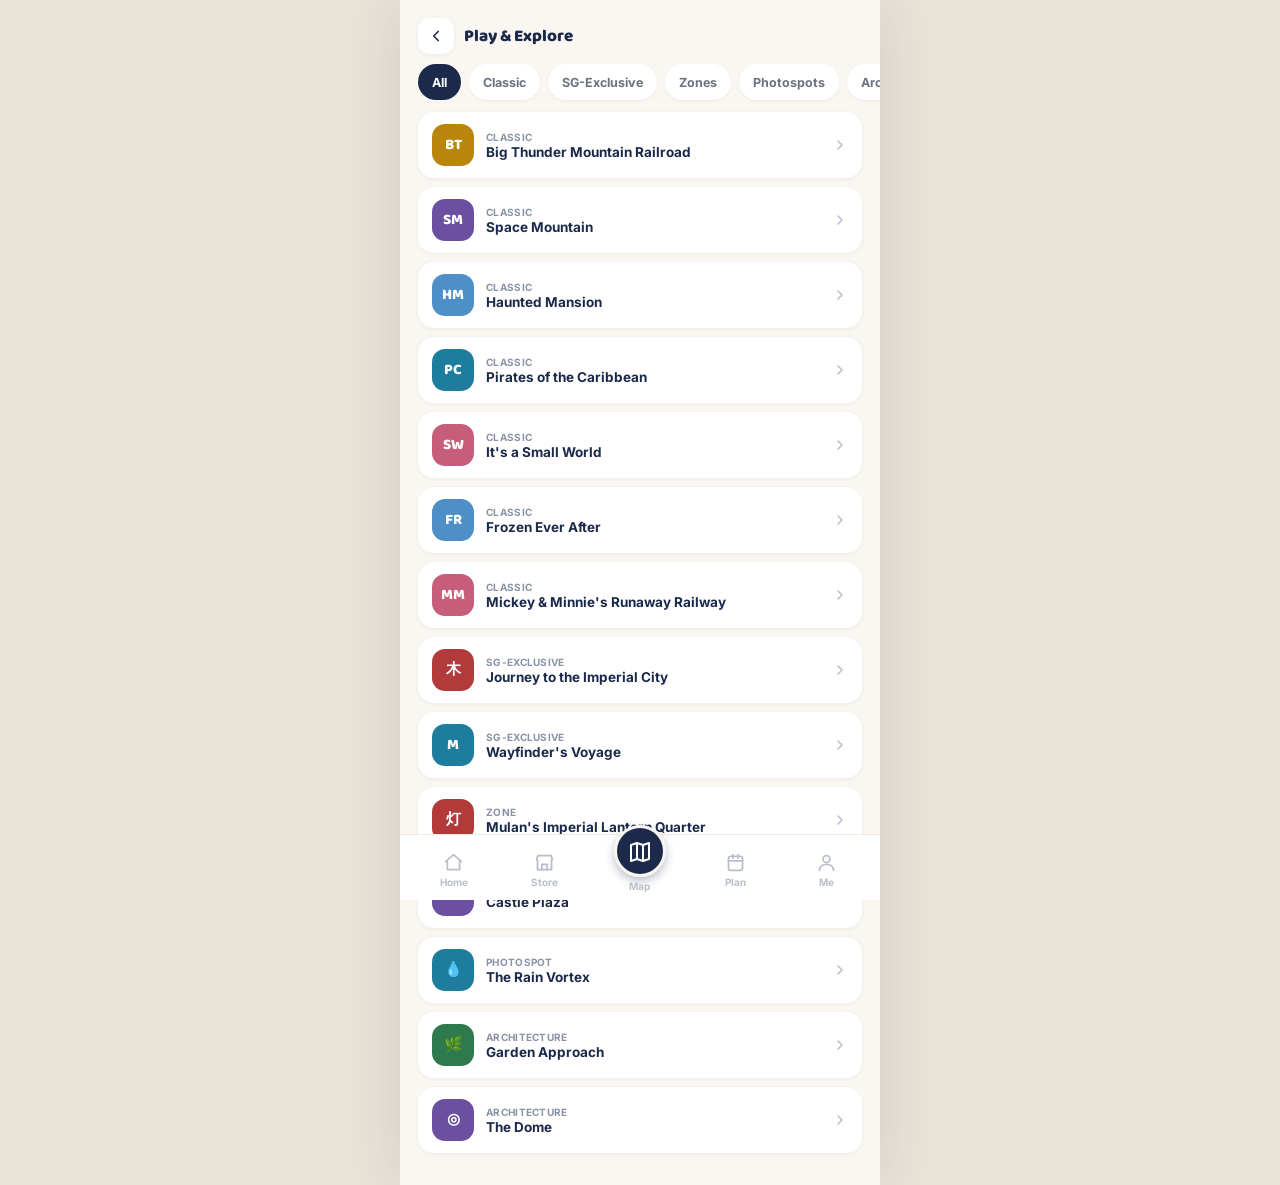
<file: play.html>
<!doctype html>
<html lang="en">
<head>
<meta charset="utf-8">
<meta name="viewport" content="width=device-width, initial-scale=1, viewport-fit=cover">
<title>Play &amp; Explore</title>
<link rel="stylesheet" href="https://fonts.googleapis.com/css2?family=Baloo+2:wght@600;700;800&family=Inter:wght@400;500;600;700&display=swap">
<link rel="stylesheet" href="styles.css">
<style>
  .content{padding:0 18px 32px 18px; display:flex; flex-direction:column; gap:9px;}
  .row-card{text-align:left; width:100%; border:none; cursor:pointer; background:#fff; border-radius:16px; padding:12px 14px; box-shadow:0 1px 4px rgba(27,42,74,0.06);}
  .row-top{display:flex; align-items:center; gap:12px;}
  .row-ic{width:42px; height:42px; border-radius:13px; flex-shrink:0; display:flex; align-items:center; justify-content:center; color:#fff; font-family:'Baloo 2',sans-serif; font-weight:800; font-size:15px;}
  .row-mid{flex:1; min-width:0;}
  .row-mid p.cat{margin:0; font-size:10px; color:var(--muted); font-weight:700; text-transform:uppercase; letter-spacing:.03em;}
  .row-mid p.name{margin:1px 0 0 0; font-size:13.5px; font-weight:700; color:var(--navy);}
  .chev{flex-shrink:0; transition:transform .2s;}
  .row-card.open .chev{transform:rotate(90deg);}
  .row-detail{display:none; margin-top:10px; padding-top:10px; border-top:1px solid var(--line);}
  .row-detail.show{display:block;}
  .row-detail p{margin:0 0 6px 0; font-size:12px; color:#6B7280; line-height:1.5;}
  .meta-chip{display:inline-block; font-size:10px; font-weight:700; color:var(--navy); background:#E4EAF7; padding:3px 8px; border-radius:7px; margin:0 5px 5px 0;}
</style>
</head>
<body>
<div class="app-shell">
  <div class="header">
    <a class="back" href="index.html" aria-label="Back to Home">
      <svg width="18" height="18" viewBox="0 0 24 24" fill="none" stroke="#1B2A4A" stroke-width="2.2"><path d="M15 6l-6 6 6 6" stroke-linecap="round" stroke-linejoin="round"/></svg>
    </a>
    <h1>Play &amp; Explore</h1>
  </div>
  <div class="chips scrollrow" id="filters"></div>
  <div class="content" id="list"></div>
  <div id="bottomNavMount"></div>
</div>

<script src="app.js"></script>
<script>
(function(){
  "use strict";
  var ITEMS = [
    { id:"bt", cat:"classic", label:"Classic", name:"Big Thunder Mountain Railroad", mono:"BT", tint:"#B9850A", loc:"Starlight Plaza", age:"Ages 8+ · Thrill", desc:"A runaway mine-train coaster that barrels through a crumbling gold-rush canyon." },
    { id:"sm", cat:"classic", label:"Classic", name:"Space Mountain", mono:"SM", tint:"#6B4FA0", loc:"Starlight Plaza", age:"Ages 8+ · Thrill", desc:"An indoor rocket coaster launched through a starlit galaxy, fully air-conditioned." },
    { id:"hm", cat:"classic", label:"Classic", name:"Haunted Mansion", mono:"HM", tint:"#4E8FC7", loc:"Starlight Plaza", age:"All ages · Spooky-family", desc:"A slow-moving dark ride through a grand, gently spooky estate of 999 happy haunts." },
    { id:"pc", cat:"classic", label:"Classic", name:"Pirates of the Caribbean", mono:"PC", tint:"#1E7D9C", loc:"Starlight Plaza", age:"All ages · Boat ride", desc:"A leisurely boat voyage through pirate coves, cannon fire and buried treasure." },
    { id:"sw", cat:"classic", label:"Classic", name:"It's a Small World", mono:"SW", tint:"#C65D7B", loc:"Starlight Plaza", age:"All ages · Gentle", desc:"A musical boat cruise celebrating the world's cultures in miniature, side by side." },
    { id:"fr", cat:"classic", label:"Classic", name:"Frozen Ever After", mono:"FR", tint:"#4E8FC7", loc:"World of Frozen", age:"All ages · Boat ride", desc:"Sail through Arendelle's fjords and Elsa's ice palace in this musical boat ride." },
    { id:"mm", cat:"classic", label:"Classic", name:"Mickey & Minnie's Runaway Railway", mono:"MM", tint:"#C65D7B", loc:"Mickey's Toontown", age:"All ages · Family", desc:"A whimsical toy-train ride through a candy-coloured, gravity-bending backstage world." },
    { id:"ic", cat:"sg", label:"SG-Exclusive", name:"Journey to the Imperial City", mono:"木", tint:"#B23A3A", loc:"Mulan's Imperial Lantern Quarter", age:"Ages 6+ · Dark ride", desc:"A Singapore-only dark ride through Hua Mulan's training grounds and the Emperor's court." },
    { id:"wv", cat:"sg", label:"SG-Exclusive", name:"Wayfinder's Voyage", mono:"M", tint:"#1E7D9C", loc:"Moana's Ocean Voyage", age:"All ages · Water ride", desc:"An outrigger-boat journey inspired by Moana's voyage across the open sea." },
    { id:"zn", cat:"zone", label:"Zone", name:"Mulan's Imperial Lantern Quarter", mono:"灯", tint:"#B23A3A", loc:"North-East quadrant", age:"Themed land", desc:"Lantern-lit courtyards, imperial rooflines and market stalls inspired by ancient China." },
    { id:"cp", cat:"photo", label:"Photospot", name:"Castle Plaza", mono:"★", tint:"#6B4FA0", loc:"Park centre", age:"Photo opportunity", desc:"The park's central plaza beneath the castle — best light for photos at golden hour." },
    { id:"rv", cat:"photo", label:"Photospot", name:"The Rain Vortex", mono:"💧", tint:"#1E7D9C", loc:"Starlight Plaza", age:"Photo opportunity", desc:"A dramatic indoor waterfall centrepiece, with nightly light projections." },
    { id:"ga", cat:"arch", label:"Architecture", name:"Garden Approach", mono:"🌿", tint:"#2F7A4D", loc:"Main entrance", age:"Architecture", desc:"The park's lush, garden-lined entrance walk leading up to the main gates." },
    { id:"dm", cat:"arch", label:"Architecture", name:"The Dome", mono:"◎", tint:"#6B4FA0", loc:"Starlight Plaza", age:"Architecture", desc:"A soaring glass-and-steel dome anchoring the plaza's futuristic skyline." }
  ];
  var FILTERS = [
    { id:"all", label:"All" }, { id:"classic", label:"Classic" }, { id:"sg", label:"SG-Exclusive" },
    { id:"zone", label:"Zones" }, { id:"photo", label:"Photospots" }, { id:"arch", label:"Architecture" }
  ];
  var state = { filter:"all", open:null };

  function renderFilters(){
    var wrap = document.getElementById("filters");
    wrap.innerHTML = "";
    FILTERS.forEach(function(f){
      var btn = document.createElement("button");
      btn.className = "chip" + (state.filter === f.id ? " active" : "");
      btn.textContent = f.label;
      btn.addEventListener("click", function(){ state.filter = f.id; render(); });
      wrap.appendChild(btn);
    });
  }

  function render(){
    renderFilters();
    var wrap = document.getElementById("list");
    wrap.innerHTML = "";
    ITEMS.filter(function(i){ return state.filter === "all" || i.cat === state.filter; }).forEach(function(i){
      var open = state.open === i.id;
      var card = document.createElement("button");
      card.type = "button";
      card.className = "row-card" + (open ? " open" : "");
      card.innerHTML =
        '<div class="row-top">' +
          '<div class="row-ic" style="background:' + i.tint + '">' + i.mono + '</div>' +
          '<div class="row-mid"><p class="cat">' + i.label + '</p><p class="name">' + i.name + '</p></div>' +
          '<svg class="chev" width="16" height="16" viewBox="0 0 24 24" fill="none" stroke="#B9BEC9" stroke-width="2.3"><path d="M9 6l6 6-6 6" stroke-linecap="round" stroke-linejoin="round"/></svg>' +
        '</div>' +
        '<div class="row-detail' + (open ? ' show' : '') + '">' +
          '<span class="meta-chip">' + i.loc + '</span><span class="meta-chip">' + i.age + '</span>' +
          '<p>' + i.desc + '</p>' +
        '</div>';
      card.addEventListener("click", function(){ state.open = open ? null : i.id; render(); });
      wrap.appendChild(card);
    });
  }

  render();
  document.getElementById("bottomNavMount").innerHTML = "";
  DLSG.renderBottomNav("");
})();
</script>
</body>
</html>
</file>
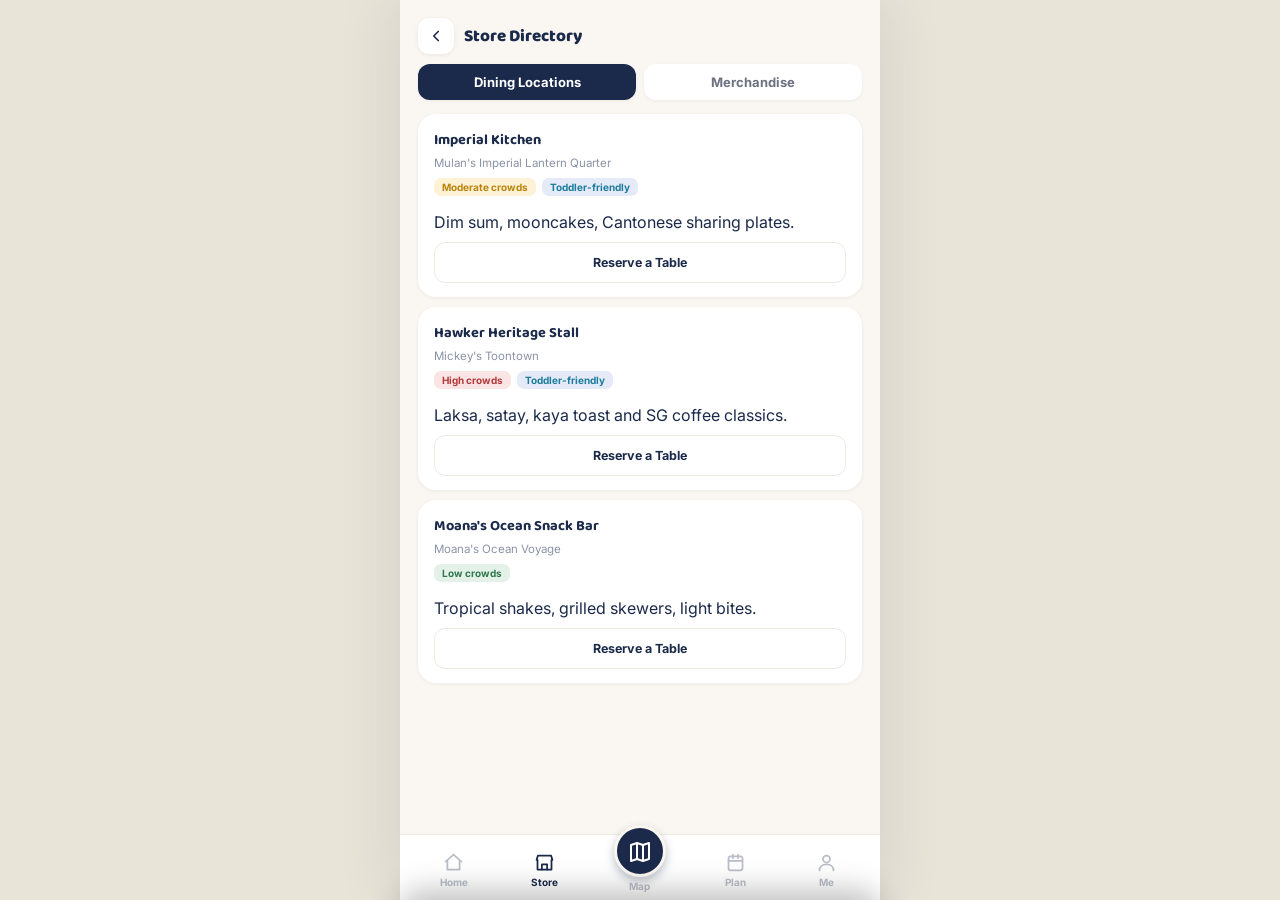
<file: store.html>
<!doctype html>
<html lang="en">
<head>
<meta charset="utf-8">
<meta name="viewport" content="width=device-width, initial-scale=1, viewport-fit=cover">
<title>Store Directory</title>
<link rel="stylesheet" href="https://fonts.googleapis.com/css2?family=Baloo+2:wght@600;700;800&family=Inter:wght@400;500;600;700&display=swap">
<link rel="stylesheet" href="styles.css">
<style>
  .tabs{display:flex; gap:8px; padding:0 18px 14px 18px;}
  .tab{flex:1; text-align:center; border:none; cursor:pointer; padding:10px; border-radius:12px; font-size:13px; font-weight:700; background:#fff; color:#6B7280; box-shadow:0 1px 3px rgba(27,42,74,0.06);}
  .tab.active{background:var(--navy); color:#fff;}
  .content{padding:0 18px 32px 18px; display:flex; flex-direction:column; gap:10px;}
  .d-card{background:#fff; border-radius:18px; padding:14px 16px; box-shadow:0 1px 4px rgba(27,42,74,0.06);}
  .d-card h3{margin:0 0 4px 0; font-size:14.5px; color:var(--navy);}
  .d-card p.sub{margin:0 0 8px 0; font-size:11.5px; color:var(--muted);}
  .tag-row{display:flex; gap:6px; flex-wrap:wrap; margin-bottom:10px;}
  .tag{font-size:10px; font-weight:700; padding:3px 8px; border-radius:7px;}
  .tag.crowd-low{background:#E3F1E8; color:#2F7A4D;}
  .tag.crowd-med{background:#FDF1D6; color:#B9850A;}
  .tag.crowd-high{background:#FBE4E4; color:#B23A3A;}
  .tag.toddler{background:#E4EAF7; color:#1E7D9C;}
  .d-row{display:flex; gap:8px;}
  .d-row button{flex:1; min-height:40px; border-radius:11px; font-size:12.5px; font-weight:700; cursor:pointer;}
  .merch-card{background:#fff; border-radius:18px; padding:14px 16px; box-shadow:0 1px 4px rgba(27,42,74,0.06); display:flex; gap:12px; align-items:center;}
  .merch-ic{width:50px; height:50px; border-radius:14px; flex-shrink:0; display:flex; align-items:center; justify-content:center; font-family:'Baloo 2',sans-serif; font-weight:800; font-size:18px; color:#fff;}
  .merch-mid p.n{margin:0; font-size:13.5px; font-weight:700; color:var(--navy);}
  .merch-mid p.s{margin:2px 0 0 0; font-size:11.5px; color:var(--muted);}
</style>
</head>
<body>
<div class="app-shell">
  <div class="header">
    <a class="back" href="index.html" aria-label="Back to Home">
      <svg width="18" height="18" viewBox="0 0 24 24" fill="none" stroke="#1B2A4A" stroke-width="2.2"><path d="M15 6l-6 6 6 6" stroke-linecap="round" stroke-linejoin="round"/></svg>
    </a>
    <h1>Store Directory</h1>
  </div>
  <div class="tabs">
    <button class="tab active" id="tabDine">Dining Locations</button>
    <button class="tab" id="tabMerch">Merchandise</button>
  </div>
  <div class="content" id="content"></div>
  <div id="bottomNavMount"></div>
</div>

<div class="overlay" id="overlay"></div>
<div class="sheet" id="resSheet">
  <button class="close-x" id="resClose">&times;</button>
  <div class="sheet-body" style="padding-top:16px;">
    <h2 id="resTitle"></h2>
    <p class="meta">Reservation requires a S$10 deposit per guest, deducted from your final bill.</p>
    <p class="desc">Party size</p>
    <div style="display:flex; gap:8px; margin-bottom:14px;" id="partySize"></div>
    <button class="btn-primary" style="width:100%;" id="resConfirm">Reserve · S$10 deposit</button>
  </div>
</div>

<script src="app.js"></script>
<script>
(function(){
  "use strict";
  var DINE = [
    { id:"d0", name:"Imperial Kitchen", zone:"Mulan's Imperial Lantern Quarter", crowd:"med", toddler:true, menu:"Dim sum, mooncakes, Cantonese sharing plates." },
    { id:"d1", name:"Hawker Heritage Stall", zone:"Mickey's Toontown", crowd:"high", toddler:true, menu:"Laksa, satay, kaya toast and SG coffee classics." },
    { id:"d2", name:"Moana's Ocean Snack Bar", zone:"Moana's Ocean Voyage", crowd:"low", toddler:false, menu:"Tropical shakes, grilled skewers, light bites." }
  ];
  var MERCH = [
    { name:"Singapore Edition Blind Box", sub:"Surprise collectible series, exclusive SG print run", tint:"linear-gradient(135deg,#6B4FA0,#1B2A4A)", ic:"?" },
    { name:"Main Street Emporium", sub:"Flagship store at the main entrance — full merch range", tint:"linear-gradient(135deg,#1B2A4A,#2C4066)", ic:"🏬" },
    { name:"Toontown Trading Post", sub:"Satellite store · Mickey's Toontown", tint:"linear-gradient(135deg,#C65D7B,#1B2A4A)", ic:"🎪" },
    { name:"Imperial Lantern Boutique", sub:"Satellite store · Mulan's Imperial Lantern Quarter", tint:"linear-gradient(135deg,#B23A3A,#1B2A4A)", ic:"灯" },
    { name:"Arendelle Frost Shoppe", sub:"Satellite store · World of Frozen", tint:"linear-gradient(135deg,#4E8FC7,#1B2A4A)", ic:"❄" },
    { name:"Ocean Voyage Trading Co.", sub:"Satellite store · Moana's Ocean Voyage", tint:"linear-gradient(135deg,#1E7D9C,#1B2A4A)", ic:"🌊" }
  ];
  var tab = "dine";

  function crowdLabel(c){ return c === "low" ? "Low crowds" : c === "med" ? "Moderate crowds" : "High crowds"; }

  function renderDine(){
    var wrap = document.getElementById("content");
    wrap.innerHTML = "";
    DINE.forEach(function(d){
      var card = document.createElement("div");
      card.className = "d-card";
      card.innerHTML =
        '<h3>' + d.name + '</h3><p class="sub">' + d.zone + '</p>' +
        '<div class="tag-row"><span class="tag crowd-' + d.crowd + '">' + crowdLabel(d.crowd) + '</span>' +
        (d.toddler ? '<span class="tag toddler">Toddler-friendly</span>' : '') + '</div>' +
        '<p class="desc" style="margin-bottom:10px;">' + d.menu + '</p>' +
        '<div class="d-row"><button class="btn-outline" data-r="' + d.id + '">Reserve a Table</button></div>';
      card.querySelector("[data-r]").addEventListener("click", function(){ openReserve(d); });
      wrap.appendChild(card);
    });
  }

  function renderMerch(){
    var wrap = document.getElementById("content");
    wrap.innerHTML = "";
    MERCH.forEach(function(m){
      var card = document.createElement("div");
      card.className = "merch-card";
      card.innerHTML =
        '<div class="merch-ic" style="background:' + m.tint + '">' + m.ic + '</div>' +
        '<div class="merch-mid"><p class="n">' + m.name + '</p><p class="s">' + m.sub + '</p></div>';
      wrap.appendChild(card);
    });
  }

  var party = 2;
  function openReserve(d){
    document.getElementById("resTitle").textContent = d.name;
    var ps = document.getElementById("partySize");
    ps.innerHTML = "";
    [1,2,3,4,5,6].forEach(function(n){
      var b = document.createElement("button");
      b.className = "chip" + (n === party ? " active" : "");
      b.textContent = n;
      b.addEventListener("click", function(){ party = n; openReserve(d); });
      ps.appendChild(b);
    });
    document.getElementById("resConfirm").onclick = function(){
      DLSG.addReservation({ name:d.name, zone:d.zone, party:party, deposit:"S$" + (10 * party) });
      DLSG.toast("Table reserved at " + d.name);
      closeReserve();
    };
    document.getElementById("overlay").classList.add("show");
    document.getElementById("resSheet").classList.add("show");
  }
  function closeReserve(){ document.getElementById("overlay").classList.remove("show"); document.getElementById("resSheet").classList.remove("show"); }
  document.getElementById("resClose").addEventListener("click", closeReserve);
  document.getElementById("overlay").addEventListener("click", closeReserve);

  document.getElementById("tabDine").addEventListener("click", function(){ tab = "dine"; render(); });
  document.getElementById("tabMerch").addEventListener("click", function(){ tab = "merch"; render(); });

  function render(){
    document.getElementById("tabDine").className = "tab" + (tab === "dine" ? " active" : "");
    document.getElementById("tabMerch").className = "tab" + (tab === "merch" ? " active" : "");
    if(tab === "dine") renderDine(); else renderMerch();
  }

  render();
  document.getElementById("bottomNavMount").innerHTML = "";
  DLSG.renderBottomNav("store");
})();
</script>
</body>
</html>
</file>
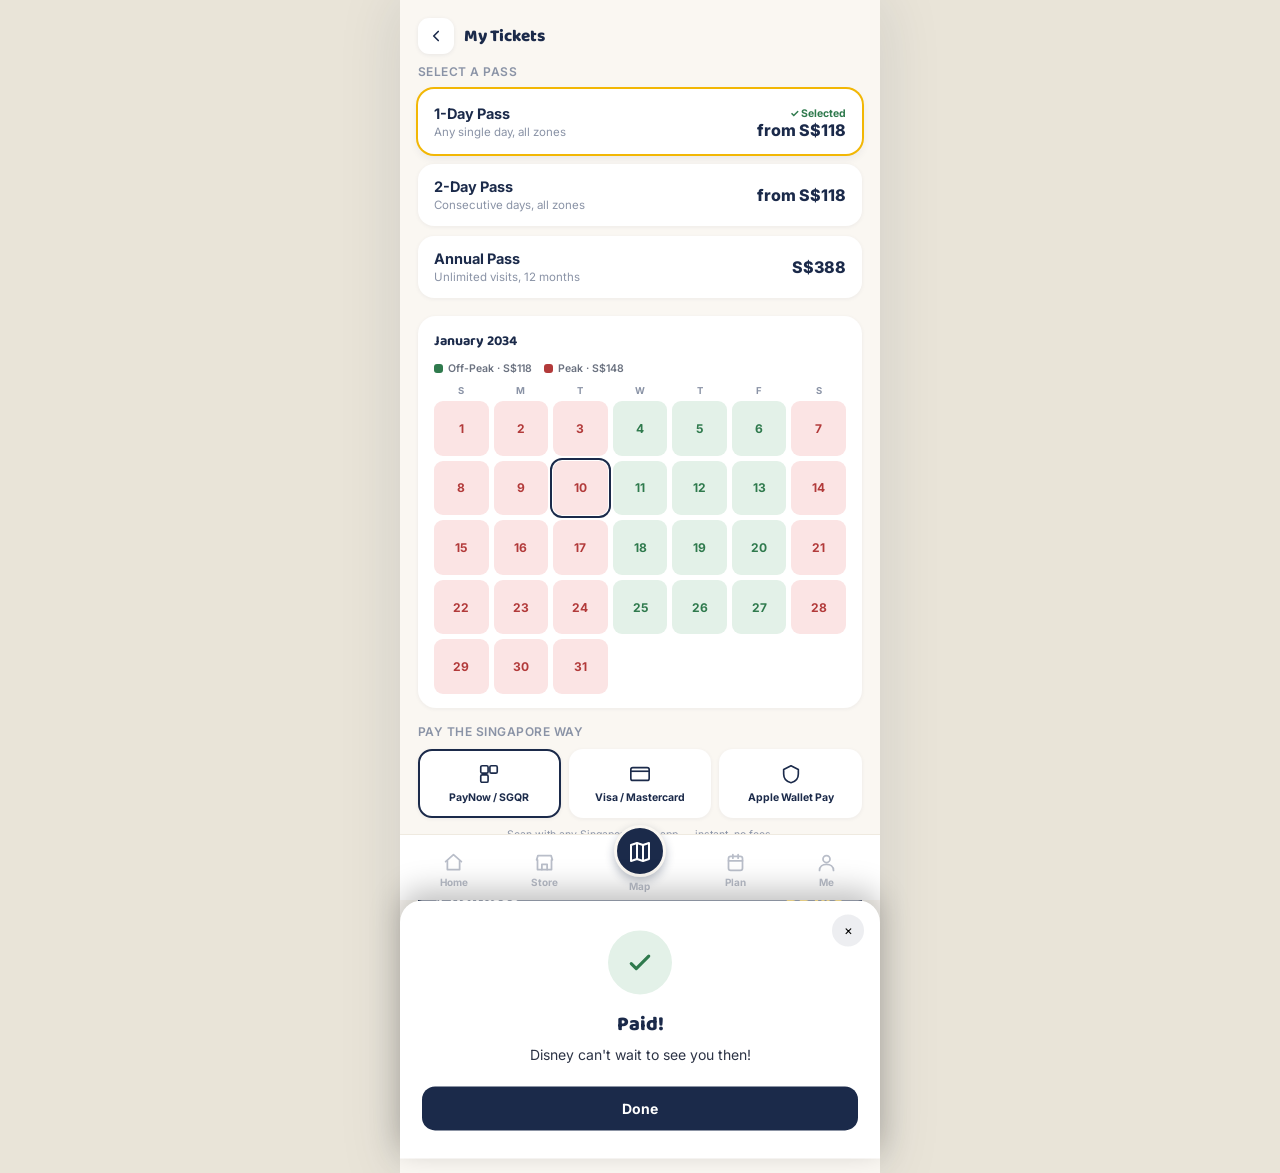
<file: tickets.html>
<!doctype html>
<html lang="en">
<head>
<meta charset="utf-8">
<meta name="viewport" content="width=device-width, initial-scale=1, viewport-fit=cover">
<title>My Tickets</title>
<link rel="stylesheet" href="https://fonts.googleapis.com/css2?family=Baloo+2:wght@600;700;800&family=Inter:wght@400;500;600;700&display=swap">
<link rel="stylesheet" href="styles.css">
<style>
  .content{padding:0 18px 32px 18px;}
  .passes{display:flex; flex-direction:column; gap:10px; margin-bottom:18px;}
  .pass-card{text-align:left; width:100%; border:none; cursor:pointer; background:#fff; border-radius:16px; padding:14px 16px; box-shadow:0 1px 4px rgba(27,42,74,0.06); min-height:44px;}
  .pass-card.active{box-shadow:0 0 0 2px var(--gold), 0 4px 10px rgba(27,42,74,0.08);}
  .pass-row{display:flex; align-items:center; justify-content:space-between;}
  .pass-row p.name{margin:0; font-size:14.5px; font-weight:700; color:var(--navy);}
  .pass-row p.desc{margin:3px 0 0 0; font-size:11.5px; color:var(--muted);}
  .pass-row .right{text-align:right;}
  .pass-row .check{display:none; font-size:10.5px; font-weight:700; color:#2F7A4D; margin-top:4px;}
  .pass-card.active .check{display:inline-block;}
  .pass-row .price{margin:0; font-size:16px; font-weight:800; color:var(--navy);}
  .cal-card{background:#fff; border-radius:18px; padding:14px 16px; margin-bottom:16px; box-shadow:0 1px 4px rgba(27,42,74,0.06);}
  .cal-head{display:flex; align-items:center; justify-content:space-between; margin-bottom:10px;}
  .cal-head h3{margin:0; font-size:14px;}
  .cal-legend{display:flex; gap:12px; margin-bottom:10px;}
  .cal-legend .dot{width:9px; height:9px; border-radius:3px; display:inline-block; margin-right:5px;}
  .cal-legend span{font-size:10.5px; color:#6B7280; font-weight:600; display:flex; align-items:center;}
  .cal-grid{display:grid; grid-template-columns:repeat(7,1fr); gap:5px;}
  .cal-dow{font-size:9.5px; color:var(--muted); text-align:center; font-weight:700;}
  .cal-day{aspect-ratio:1; border:none; border-radius:9px; font-size:12px; font-weight:700; cursor:pointer; display:flex; align-items:center; justify-content:center;}
  .cal-day.off{background:#E3F1E8; color:#2F7A4D;}
  .cal-day.peak{background:#FBE4E4; color:#B23A3A;}
  .cal-day.blank{background:transparent; cursor:default;}
  .cal-day.sel{outline:2.5px solid var(--navy); outline-offset:1px;}
  .pay-tiles{display:flex; gap:8px; margin-bottom:10px;}
  .pay-tile{flex:1; background:#fff; border-radius:14px; padding:12px; display:flex; flex-direction:column; align-items:center; gap:6px; box-shadow:0 1px 4px rgba(27,42,74,0.06); cursor:pointer; border:2px solid transparent;}
  .pay-tile.sel{border-color:var(--navy);}
  .pay-tile span{font-size:10.5px; font-weight:700; color:var(--navy); text-align:center;}
  .pay-note{font-size:10.5px; color:var(--muted); margin:0 0 16px 0; text-align:center; line-height:1.4;}
  .qr-card{background:var(--navy); border-radius:20px; padding:18px; color:#fff; margin-bottom:14px;}
  .qr-top{display:flex; align-items:center; justify-content:space-between; margin-bottom:12px;}
  .qr-top p.lbl{margin:0; font-size:11px; color:#9FACC8; font-weight:600; text-transform:uppercase; letter-spacing:0.04em;}
  .qr-top p.name{margin:2px 0 0 0; font-size:15px; font-weight:800;}
  .qr-top p.date{margin:1px 0 0 0; font-size:11px; color:#C7CEE0;}
  .qr-top p.price{margin:0; font-size:19px; font-weight:800; color:var(--gold);}
  .wallet-row{display:flex; gap:8px; margin-top:4px;}
  .wallet-row button{flex:1; background:rgba(255,255,255,0.12); border:1px solid rgba(255,255,255,0.3); color:#fff; border-radius:11px; padding:10px; font-size:12px; font-weight:700; min-height:44px; cursor:pointer;}
  .pay-btn{width:100%; margin-bottom:10px;}
  .insure-row{display:flex; align-items:center; justify-content:space-between; background:#fff; border-radius:14px; padding:12px 14px; box-shadow:0 1px 4px rgba(27,42,74,0.06); margin-bottom:8px;}
  .insure-row span{font-size:12.5px; font-weight:700; color:var(--navy);}
  .confirm-ic{width:64px; height:64px; border-radius:50%; background:#E3F1E8; display:flex; align-items:center; justify-content:center; margin:0 auto 14px auto;}
</style>
</head>
<body>
<div class="app-shell">
  <div class="header">
    <a class="back" href="index.html" aria-label="Back to Home">
      <svg width="18" height="18" viewBox="0 0 24 24" fill="none" stroke="#1B2A4A" stroke-width="2.2"><path d="M15 6l-6 6 6 6" stroke-linecap="round" stroke-linejoin="round"/></svg>
    </a>
    <h1>My Tickets</h1>
  </div>

  <div class="content">
    <p class="eyebrow">Select a pass</p>
    <div class="passes" id="passes"></div>

    <div class="cal-card">
      <div class="cal-head"><h3 id="calMonth">January 2034</h3></div>
      <div class="cal-legend">
        <span><span class="dot" style="background:#2F7A4D"></span>Off-Peak · S$118</span>
        <span><span class="dot" style="background:#B23A3A"></span>Peak · S$148</span>
      </div>
      <div class="cal-grid" id="calGrid"></div>
    </div>

    <p class="eyebrow">Pay the Singapore way</p>
    <div class="pay-tiles" id="payTiles"></div>
    <p class="pay-note" id="payNote"></p>

    <div class="qr-card">
      <div class="qr-top">
        <div>
          <p class="lbl">Selected</p>
          <p class="name" id="selName"></p>
          <p class="date" id="selDate"></p>
        </div>
        <p class="price" id="selPrice"></p>
      </div>
      <button class="btn-primary pay-btn" id="payBtn" style="background:var(--gold); color:#1B2A4A;">Pay &amp; Confirm</button>
      <div class="wallet-row">
        <button type="button" id="appleWallet">Add to Apple Wallet</button>
        <button type="button" id="googleWallet">Add to Google Wallet</button>
      </div>
    </div>

    <div class="insure-row">
      <span>Travel Insurance Add-on</span>
      <button class="btn-outline" style="min-height:36px; padding:7px 14px;" id="insureBtn">Add</button>
    </div>
  </div>
  <div id="bottomNavMount"></div>
</div>

<div class="overlay" id="overlay"></div>
<div class="sheet" id="confirmSheet">
  <button class="close-x" id="sheetClose">&times;</button>
  <div class="sheet-body" style="padding-top:30px; text-align:center;">
    <div class="confirm-ic"><svg width="30" height="30" viewBox="0 0 24 24" fill="none" stroke="#2F7A4D" stroke-width="2.5"><path d="M5 13l4 4L19 7" stroke-linecap="round" stroke-linejoin="round"/></svg></div>
    <h2 style="text-align:center;">Paid!</h2>
    <p class="desc" style="text-align:center;" id="confirmMsg">Disney can't wait to see you then!</p>
    <button class="btn-primary" style="width:100%; margin-top:10px;" id="confirmDone">Done</button>
  </div>
</div>

<script src="app.js"></script>
<script>
(function(){
  "use strict";
  var DATA = [
    { id:0, name:"1-Day Pass", desc:"Any single day, all zones", kind:"single" },
    { id:1, name:"2-Day Pass", desc:"Consecutive days, all zones", kind:"double" },
    { id:2, name:"Annual Pass", desc:"Unlimited visits, 12 months", kind:"annual" }
  ];
  var PEAK_DAYS = [1,2,3,7,8,9,10,14,15,16,17,21,22,23,24,28,29,30,31]; // Fri/Sat/Sun-ish pattern for Jan 2034
  var selected = 0, selDate = 10, payMethod = 0;

  var PAY = [
    { name:"PayNow / SGQR", note:"Scan with any Singapore bank app — instant, no fees.",
      icon:'<svg width="22" height="22" viewBox="0 0 24 24" fill="none" stroke="#1B2A4A" stroke-width="1.8"><rect x="3" y="3" width="8" height="8" rx="1.5"/><rect x="13" y="3" width="8" height="8" rx="1.5"/><rect x="3" y="13" width="8" height="8" rx="1.5"/></svg>' },
    { name:"Visa / Mastercard", note:"Foreign-issued cards incur a 2% overseas transaction fee set by your bank, not Disney.",
      icon:'<svg width="22" height="22" viewBox="0 0 24 24" fill="none" stroke="#1B2A4A" stroke-width="1.8"><rect x="2" y="5" width="20" height="14" rx="2.2"/><path d="M2 9h20"/></svg>' },
    { name:"Apple Wallet Pay", note:"Pay directly from your Apple Wallet at checkout — ticket saves automatically.",
      icon:'<svg width="22" height="22" viewBox="0 0 24 24" fill="none" stroke="#1B2A4A" stroke-width="1.8"><path d="M12 3l8 4v5c0 5-3.5 8.5-8 9.5C7.5 20.5 4 17 4 12V7l8-4z" stroke-linejoin="round"/></svg>' }
  ];

  function priceFor(pass, date){
    if(pass.kind === "annual") return 388;
    var base = PEAK_DAYS.indexOf(date) >= 0 ? 148 : 118;
    return pass.kind === "double" ? base * 2 - 10 : base;
  }

  function renderPasses(){
    var wrap = document.getElementById("passes");
    wrap.innerHTML = "";
    DATA.forEach(function(p){
      var active = p.id === selected;
      var price = p.kind === "annual" ? "S$388" : "from S$118";
      var btn = document.createElement("button");
      btn.type = "button";
      btn.className = "pass-card" + (active ? " active" : "");
      btn.innerHTML =
        '<div class="pass-row"><div><p class="name">' + p.name + '</p><p class="desc">' + p.desc + '</p></div>' +
        '<div class="right"><span class="check">&check; Selected</span><p class="price">' + price + '</p></div></div>';
      btn.addEventListener("click", function(){
        if(p.kind === "annual"){ window.location.href = "annualpass.html"; return; }
        selected = p.id; render();
      });
      wrap.appendChild(btn);
    });
  }

  function renderCalendar(){
    var grid = document.getElementById("calGrid");
    grid.innerHTML = "";
    ["S","M","T","W","T","F","S"].forEach(function(d){
      var el = document.createElement("div"); el.className = "cal-dow"; el.textContent = d; grid.appendChild(el);
    });
    // Jan 1 2034 is a Sunday
    for(var i=0;i<0;i++){}
    var startBlank = 0;
    for(var b=0;b<startBlank;b++){
      var blank = document.createElement("div"); blank.className = "cal-day blank"; grid.appendChild(blank);
    }
    for(var day=1; day<=31; day++){
      var isPeak = PEAK_DAYS.indexOf(day) >= 0;
      var btn = document.createElement("button");
      btn.type = "button";
      btn.className = "cal-day " + (isPeak ? "peak" : "off") + (day === selDate ? " sel" : "");
      btn.textContent = day;
      btn.addEventListener("click", function(d){ return function(){ selDate = d; render(); }; }(day));
      grid.appendChild(btn);
    }
  }

  function renderPay(){
    var wrap = document.getElementById("payTiles");
    wrap.innerHTML = "";
    PAY.forEach(function(p, i){
      var tile = document.createElement("div");
      tile.className = "pay-tile" + (i === payMethod ? " sel" : "");
      tile.innerHTML = p.icon + "<span>" + p.name + "</span>";
      tile.addEventListener("click", function(){ payMethod = i; render(); });
      wrap.appendChild(tile);
    });
    document.getElementById("payNote").textContent = PAY[payMethod].note;
  }

  function render(){
    renderPasses();
    renderCalendar();
    renderPay();
    var pass = DATA[selected];
    var price = priceFor(pass, selDate);
    document.getElementById("selName").textContent = pass.name;
    document.getElementById("selDate").textContent = pass.kind === "annual" ? "Starts today" : "6 Jan 2034".replace("6", selDate);
    document.getElementById("selPrice").textContent = "S$" + price;
  }

  function openConfirm(){
    document.getElementById("overlay").classList.add("show");
    document.getElementById("confirmSheet").classList.add("show");
  }
  function closeConfirm(){
    document.getElementById("overlay").classList.remove("show");
    document.getElementById("confirmSheet").classList.remove("show");
  }

  document.getElementById("payBtn").addEventListener("click", function(){
    var pass = DATA[selected];
    var price = priceFor(pass, selDate);
    DLSG.addTicket({ name:pass.name, date:selDate + " Jan 2034", price:"S$" + price, method:PAY[payMethod].name });
    openConfirm();
  });
  document.getElementById("confirmDone").addEventListener("click", function(){ closeConfirm(); window.location.href = "me.html"; });
  document.getElementById("sheetClose").addEventListener("click", closeConfirm);
  document.getElementById("overlay").addEventListener("click", closeConfirm);
  document.getElementById("appleWallet").addEventListener("click", function(){ DLSG.toast("Added to Apple Wallet"); });
  document.getElementById("googleWallet").addEventListener("click", function(){ DLSG.toast("Added to Google Wallet"); });
  document.getElementById("insureBtn").addEventListener("click", function(){ DLSG.toast("Oops! Still in development"); });

  render();
  document.getElementById("bottomNavMount").innerHTML = "";
  DLSG.renderBottomNav("");
})();
</script>
</body>
</html>
</file>
<file: styles.css>
:root{
  --navy:#1B2A4A; --navy-light:#2C4066; --gold:#F2B705; --gold-dark:#B9850A;
  --cream:#FAF7F2; --muted:#8A93A6; --line:#EFEAE0; --card:#fff;
  --rose:#C65D7B; --teal:#1E7D9C; --plum:#6B4FA0; --frost:#4E8FC7;
  --good:#2F7A4D; --warn:#B9850A; --bad:#B23A3A;
}
*{box-sizing:border-box;}
html,body{margin:0; padding:0;}
body{
  font-family:'Inter',system-ui,sans-serif; background:#E9E4D8; color:var(--navy);
  min-height:100vh; display:flex; justify-content:center;
}
h1,h2,h3{font-family:'Baloo 2',system-ui,sans-serif;}
a{color:inherit; text-decoration:none;}
button{font-family:inherit;}
img{max-width:100%;}
::-webkit-scrollbar{display:none;}
.scrollrow{-ms-overflow-style:none; scrollbar-width:none;}

.app-shell{
  width:100%; max-width:480px; min-height:100vh; background:var(--cream);
  box-shadow:0 0 60px rgba(27,42,74,0.12); display:flex; flex-direction:column; position:relative;
}
.main{flex:1; padding-bottom:84px;}

/* header */
.header{display:flex; align-items:center; gap:10px; padding:18px 18px 10px 18px;}
.back{width:36px; height:36px; border-radius:11px; background:#fff; display:flex; align-items:center; justify-content:center; box-shadow:0 1px 4px rgba(27,42,74,0.08); flex-shrink:0; border:none; cursor:pointer;}
.header h1{margin:0; font-size:17px; color:var(--navy); font-weight:800; flex:1;}

/* eyebrow / section titles */
.eyebrow{margin:0 0 10px 0; font-size:12px; color:var(--muted); font-weight:600; text-transform:uppercase; letter-spacing:0.04em;}
.section-title{margin:18px 18px 10px 18px; font-size:14px; color:var(--navy); font-weight:700;}

/* chips / filters */
.chips{display:flex; gap:8px; padding:0 18px 12px 18px; overflow-x:auto;}
.chip{border:none; cursor:pointer; padding:8px 14px; border-radius:999px; font-size:12.5px; font-weight:700; min-height:36px; background:#fff; color:#6B7280; box-shadow:0 1px 3px rgba(27,42,74,0.06); flex-shrink:0; white-space:nowrap;}
.chip.active{background:var(--navy); color:#fff; box-shadow:none;}

/* cards */
.card{background:#fff; border-radius:18px; padding:14px 16px; box-shadow:0 1px 4px rgba(27,42,74,0.06);}
.nav-grid{display:grid; grid-template-columns:repeat(3,1fr); gap:10px; padding:0 18px;}
.grid-tile{background:#fff; border-radius:16px; padding:14px 8px; display:flex; flex-direction:column; align-items:center; gap:8px; box-shadow:0 2px 8px rgba(27,42,74,0.06); min-height:44px; cursor:pointer; border:none;}
.grid-tile .ic{width:40px; height:40px; border-radius:12px; display:flex; align-items:center; justify-content:center;}
.grid-tile span.lbl{font-size:11.5px; font-weight:700; color:var(--navy); text-align:center; line-height:1.2;}

/* bottom nav */
.bottomnav{position:fixed; left:50%; transform:translateX(-50%); bottom:0; width:100%; max-width:480px; display:flex; align-items:flex-end; justify-content:space-around; padding:8px 8px calc(8px + env(safe-area-inset-bottom,0px)) 8px; border-top:1px solid var(--line); background:#fff; z-index:30;}
.bottomnav a, .bottomnav .bn-item{display:flex; flex-direction:column; align-items:center; gap:3px; min-width:44px; min-height:44px; justify-content:center; color:#B9BEC9;}
.bottomnav a.active, .bottomnav .bn-item.active{color:var(--navy);}
.bottomnav span.lbl{font-size:10px; font-weight:700;}
.bn-center{margin-top:-18px;}
.bn-center .circle{width:52px; height:52px; border-radius:50%; background:var(--navy); display:flex; align-items:center; justify-content:center; box-shadow:0 4px 10px rgba(27,42,74,0.3); border:3px solid var(--cream);}

/* toast */
.toast{position:fixed; left:50%; bottom:96px; transform:translate(-50%,20px); max-width:420px; width:calc(100% - 36px); background:var(--navy); color:#fff; padding:13px 16px; border-radius:14px; display:flex; align-items:center; gap:10px; font-size:13px; font-weight:700; box-shadow:0 8px 24px rgba(0,0,0,0.25); z-index:80; opacity:0; pointer-events:none; transition:opacity .25s, transform .25s;}
.toast.show{opacity:1; transform:translate(-50%,0); pointer-events:auto;}
.toast .tick{width:22px; height:22px; border-radius:50%; background:var(--good); display:flex; align-items:center; justify-content:center; flex-shrink:0;}

/* overlay sheet */
.overlay{position:fixed; inset:0; background:rgba(10,14,26,.5); opacity:0; pointer-events:none; transition:opacity .2s; z-index:60;}
.overlay.show{opacity:1; pointer-events:auto;}
.sheet{position:fixed; left:50%; bottom:0; transform:translate(-50%,100%); width:100%; max-width:480px; background:#fff; border-radius:22px 22px 0 0; max-height:86vh; overflow-y:auto; transition:transform .28s cubic-bezier(.2,.8,.2,1); z-index:70; box-shadow:0 -10px 30px rgba(0,0,0,.25);}
.sheet.show{transform:translate(-50%,0);}
.sheet .close-x{position:absolute; top:14px; right:16px; width:32px; height:32px; border-radius:50%; background:rgba(27,42,74,0.08); border:none; display:flex; align-items:center; justify-content:center; cursor:pointer; z-index:2;}
.sheet-photo{width:100%; aspect-ratio:16/10; background:var(--cream); overflow:hidden; display:flex; align-items:center; justify-content:center;}
.sheet-photo img{width:100%; height:100%; object-fit:cover; display:block;}
.sheet-ic{width:100%; height:100%; display:flex; align-items:center; justify-content:center; font-family:'Baloo 2',sans-serif; font-weight:800; font-size:30px; color:#fff;}
.sheet-body{padding:18px 22px 28px 22px;}
.badge-row{display:flex; align-items:center; gap:8px; flex-wrap:wrap; margin-bottom:8px;}
.badge{font-size:10.5px; font-weight:800; color:#fff; padding:3px 9px; border-radius:999px;}
.sheet h2{margin:0 0 4px 0; font-size:20px; color:var(--navy); font-weight:800;}
.sheet p.meta{margin:0 0 14px 0; font-size:12.5px; color:var(--muted); font-weight:600;}
.sheet p.desc{margin:0 0 10px 0; font-size:14px; color:#2C3345; line-height:1.6;}
.sheet p.source{margin:0; font-size:11px; color:#B9BEC9; font-style:italic;}

.banner{padding:12px 16px; border-radius:14px; font-size:12.5px; font-weight:700; display:flex; align-items:center; gap:8px; margin:0 18px 14px 18px;}
.banner.warn{background:#FDF1D6; color:var(--gold-dark);}
.banner.info{background:#E4EAF7; color:var(--navy-light);}

.btn-primary{background:var(--navy); color:#fff; border:none; border-radius:13px; padding:12px; font-size:14px; font-weight:700; cursor:pointer; min-height:44px;}
.btn-outline{background:#fff; color:var(--navy); border:1.5px solid var(--line); border-radius:13px; padding:12px; font-size:14px; font-weight:700; cursor:pointer; min-height:44px;}

@media (max-width:420px){ .app-shell{box-shadow:none;} }
</file>
